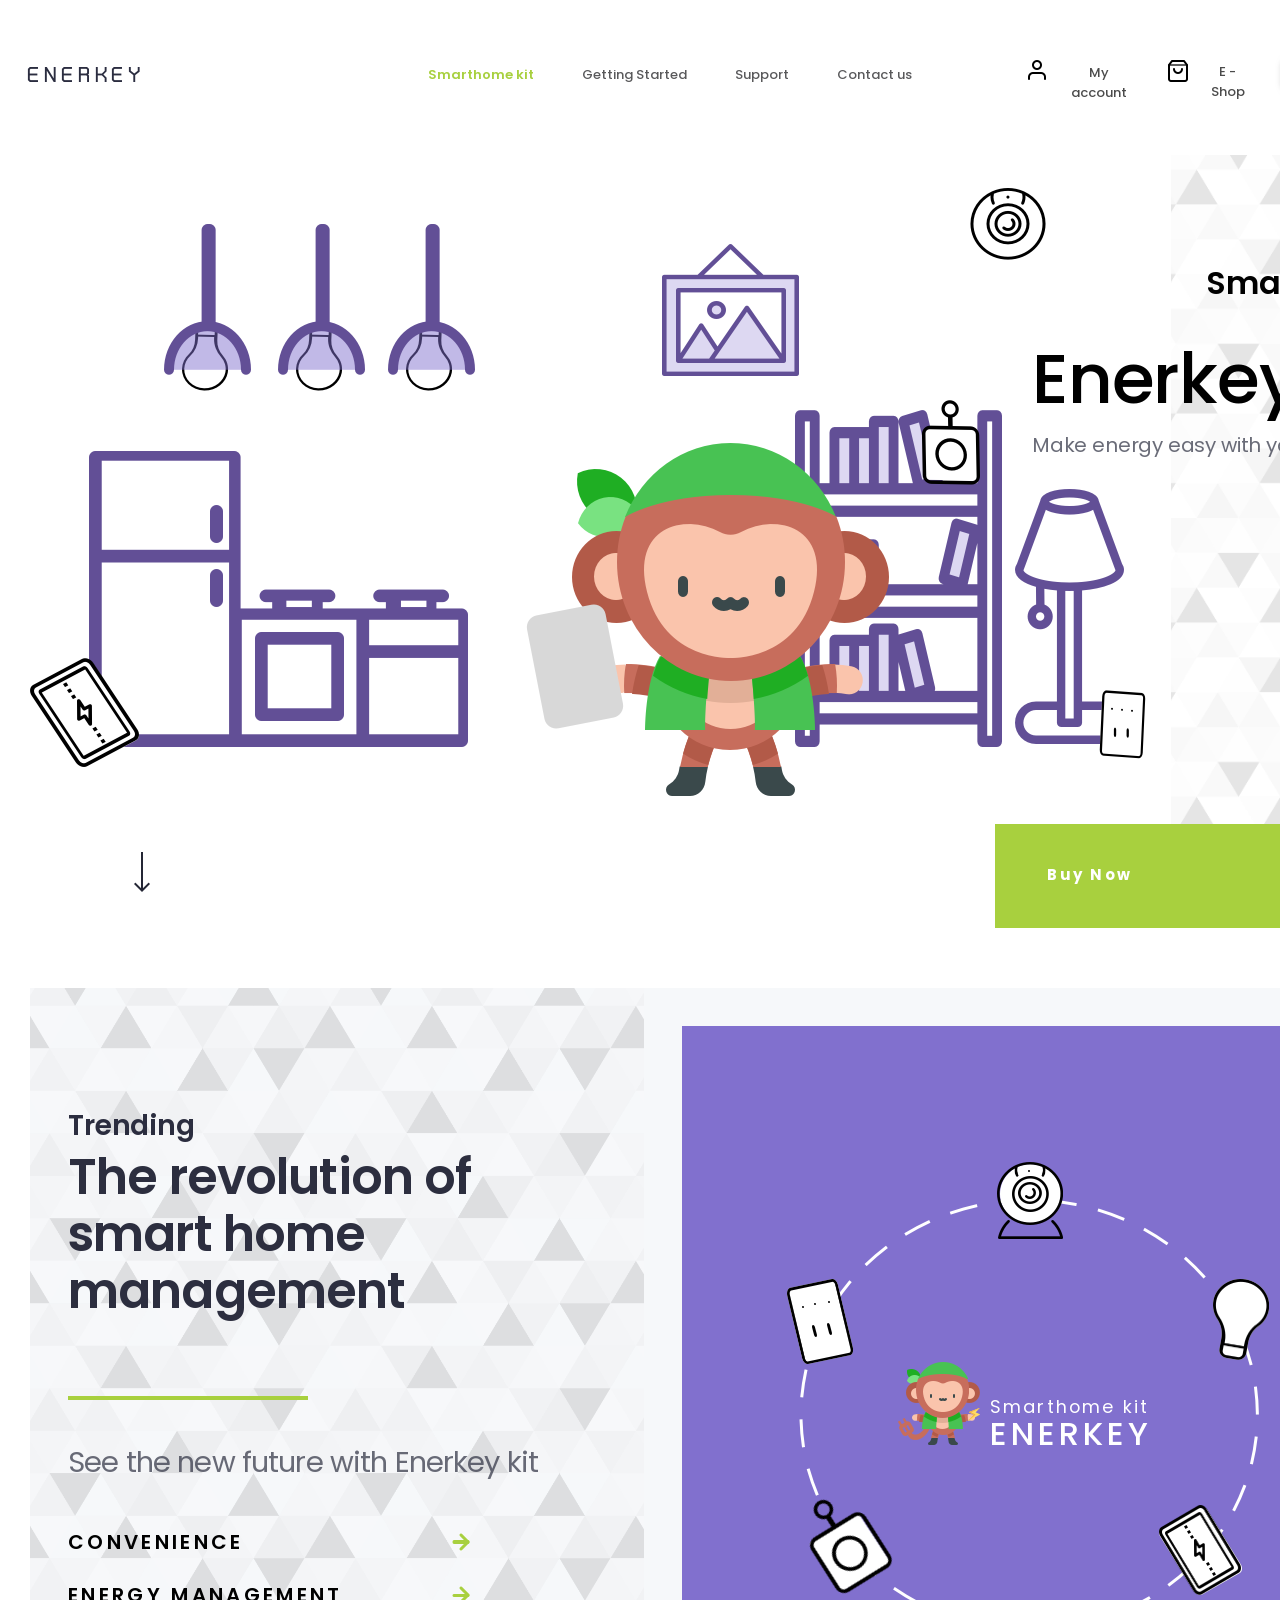
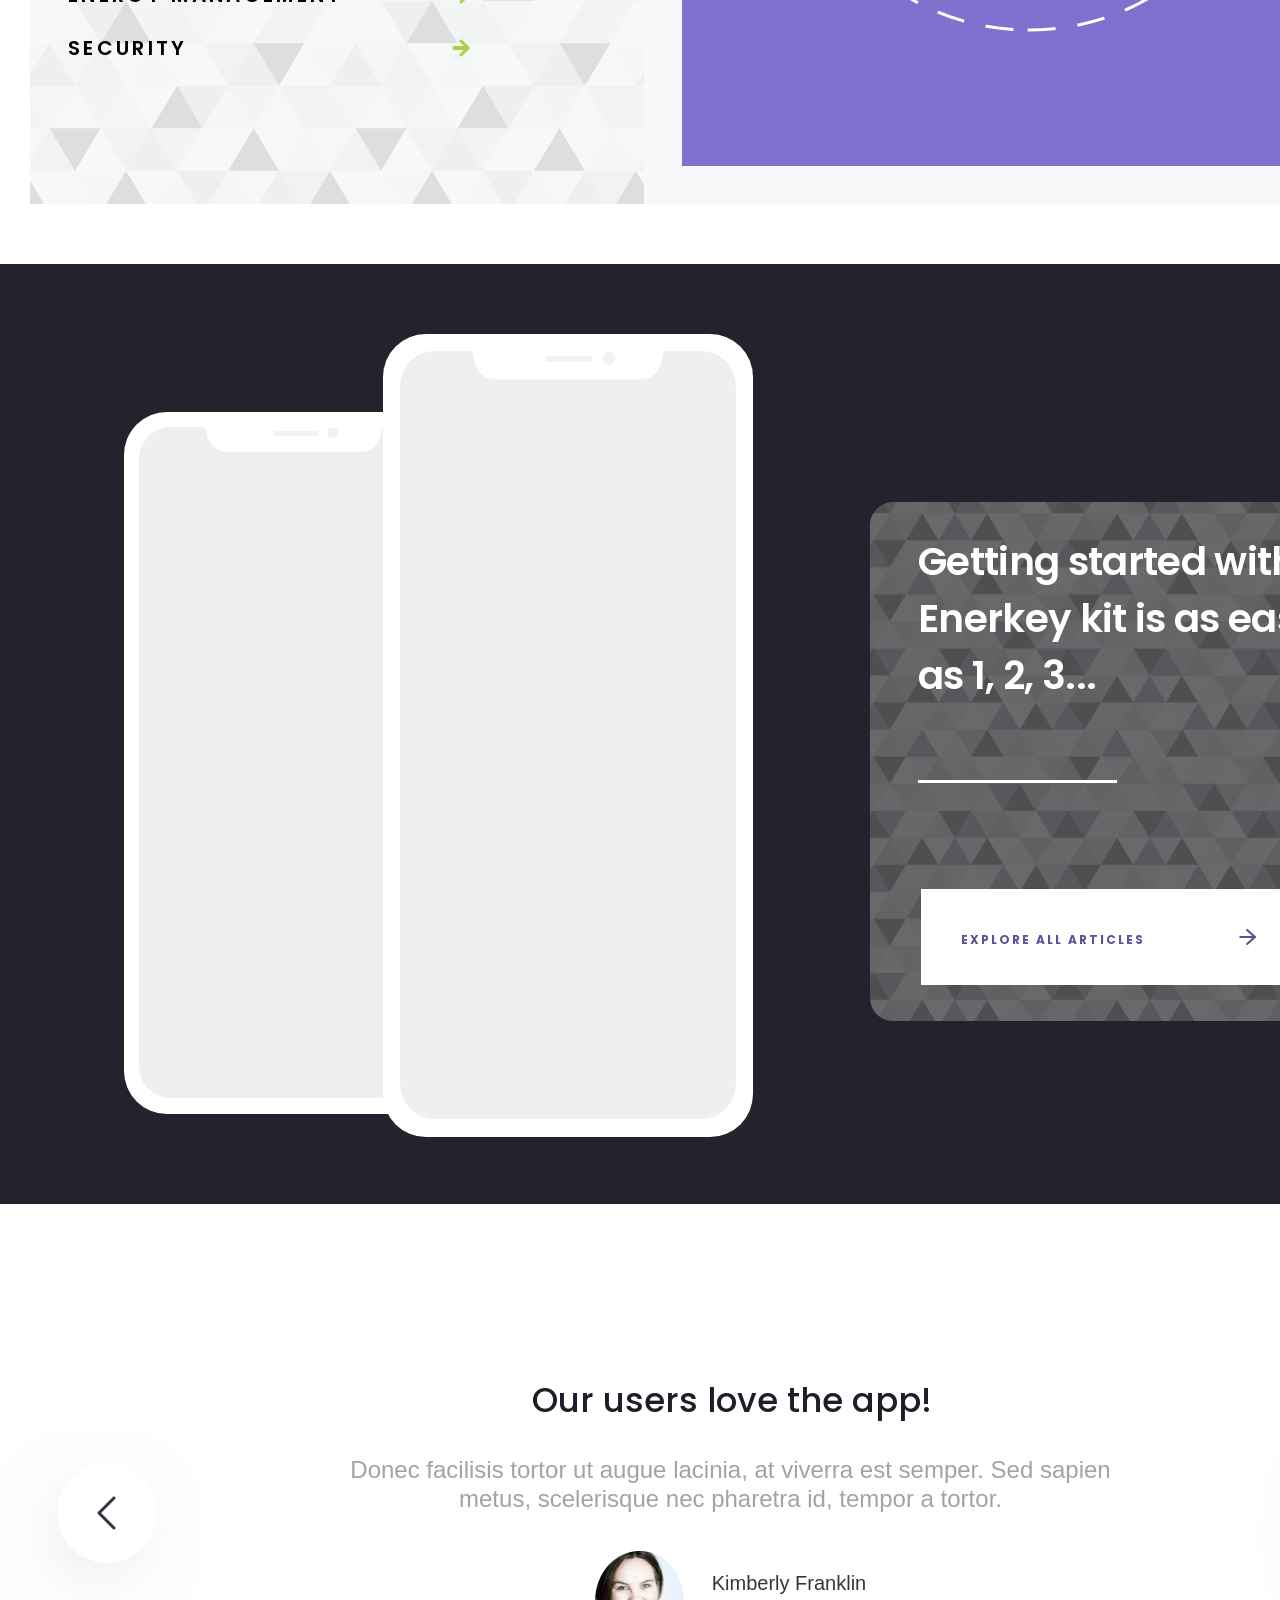
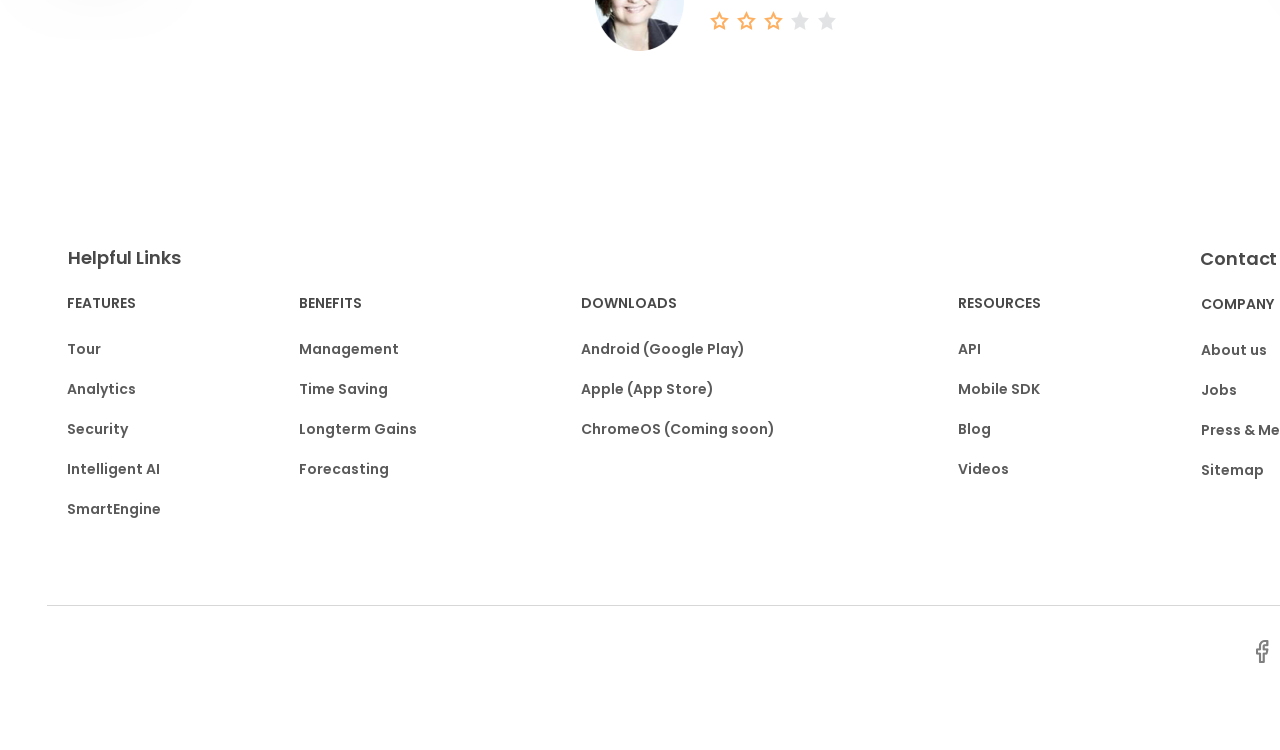
<file: index.html>
<!DOCTYPE html>
<html>
    <head>
        <link href="./img/favicon.png" rel="shortcut icon"/>
        <meta charset="utf-8"/>
        <meta content="width=1440, maximum-scale=1.0" name="viewport"/>
        <link href="./css/home.css" rel="stylesheet" type="text/css"/>
        <meta content="Launchpad by Anima" name="author">
        </meta>
    </head>
    <body style="margin: 0;
 background: rgba(255, 255, 255, 1.0);">
        <input id="anPageName" name="page" type="hidden" value="home"/>
        <div class="home">
            <div style="width: 1440px; height: 100%; position:relative; margin:auto;">
                <div class="group2">
                    <div class="rectangle">
                    </div>
                    <div class="group3">
                        <div class="rectanglecopy3">
                        </div>
                        <img anima-src="./img/home-rectangle-copy-2.png" class="rectangle1" src="[data-uri]"/>
                        <div class="titleanddescription">
                            <div class="stackedgroup">
                                <div class="stackedgroup1">
                                    <div class="gettingstartedwith">
                                        Getting started with Enerkey kit is as easy as 1, 2, 3...
                                    </div>
                                </div>
                                <div class="rectangle2">
                                </div>
                            </div>
                        </div>
                    </div>
                    <div class="button">
                        <div class="rectangle1">
                        </div>
                        <div class="exploreallarticles">
                            EXPLORE ALL ARTICLES
                        </div>
                        <div class="arrowright">
                            <img anima-src="./img/home-path@2x.png" class="path" src="[data-uri]"/>
                            <img anima-src="./img/home-path-1@2x.png" class="path1" src="[data-uri]"/>
                        </div>
                    </div>
                    <div class="group4">
                        <div class="iphonex">
                            <div class="innerframe">
                            </div>
                            <div class="screenhere">
                                <img anima-src="./img/home-screen-here.png" class="screenhere1" src="[data-uri]"/>
                            </div>
                            <img anima-src="./img/home-outline02@2x.png" class="outline02" src="[data-uri]"/>
                            <div class="bar02">
                            </div>
                        </div>
                        <div class="iphonex1">
                            <div class="innerframe">
                            </div>
                            <div class="screenhere">
                                <img anima-src="./img/home-screen-here-1.png" class="screenhere1" src="[data-uri]"/>
                            </div>
                            <img anima-src="./img/home-outline02-1@2x.png" class="outline02" src="[data-uri]"/>
                            <div class="bar02">
                            </div>
                        </div>
                    </div>
                </div>
                <div class="magazine">
                    <div class="rectangle">
                    </div>
                    <img anima-src="./img/home-rectangle-copy-2.png" class="rectangle1" src="[data-uri]"/>
                    <div class="titleanddescription">
                        <div class="stackedgroup">
                            <div class="stackedgroup1">
                                <div class="trending">
                                    Trending
                                </div>
                                <div class="therevolutionofsm">
                                    The revolution of smart home management
                                </div>
                            </div>
                            <div class="rectangle2">
                            </div>
                        </div>
                        <div class="seethenewfuturew">
                            See the new future with Enerkey kit
                        </div>
                    </div>
                    <div class="convenbutton">
                        <div class="convenience">
                            CONVENIENCE
                        </div>
                        <div class="arrowright">
                            <img anima-src="./img/home-path-2@2x.png" class="path" src="[data-uri]"/>
                            <img anima-src="./img/home-path-3@2x.png" class="path1" src="[data-uri]"/>
                        </div>
                    </div>
                    <div class="energybutton">
                        <div class="energymanagement">
                            ENERGY MANAGEMENT
                        </div>
                        <div class="arrowright">
                            <img anima-src="./img/home-path-2@2x.png" class="path" src="[data-uri]"/>
                            <img anima-src="./img/home-path-3@2x.png" class="path1" src="[data-uri]"/>
                        </div>
                    </div>
                    <div class="securitybutton">
                        <div class="security">
                            SECURITY
                        </div>
                        <div class="arrowright">
                            <img anima-src="./img/home-path-2@2x.png" class="path" src="[data-uri]"/>
                            <img anima-src="./img/home-path-3@2x.png" class="path1" src="[data-uri]"/>
                        </div>
                    </div>
                    <div class="group13">
                        <div class="mask">
                        </div>
                    </div>
                    <div class="device">
                        <div class="group14">
                            <div class="enerkey">
                                ENERKEY
                            </div>
                            <div class="smarthomekit">
                                Smarthome kit
                            </div>
                            <div class="monkey">
                                <img anima-src="./img/home-shape@2x.png" class="shape" src="[data-uri]"/>
                                <img anima-src="./img/home-path-8@2x.png" class="path" src="[data-uri]"/>
                                <img anima-src="./img/home-path-9@2x.png" class="path1" src="[data-uri]"/>
                                <img anima-src="./img/home-combined-shape-copy-2@2x.png" class="combinedshapecopy2" src="[data-uri]"/>
                                <img anima-src="./img/home-path-10@2x.png" class="path2" src="[data-uri]"/>
                                <img anima-src="./img/home-path-11@2x.png" class="path3" src="[data-uri]"/>
                                <img anima-src="./img/home-path-12@2x.png" class="path4" src="[data-uri]"/>
                                <img anima-src="./img/home-path-13@2x.png" class="path5" src="[data-uri]"/>
                                <img anima-src="./img/home-path-14@2x.png" class="path6" src="[data-uri]"/>
                                <img anima-src="./img/home-path-15@2x.png" class="path7" src="[data-uri]"/>
                                <img anima-src="./img/home-oval@2x.png" class="oval5" src="[data-uri]"/>
                                <div class="group">
                                    <img anima-src="./img/home-path-16@2x.png" class="path26" src="[data-uri]"/>
                                    <img anima-src="./img/home-path-17@2x.png" class="path110" src="[data-uri]"/>
                                </div>
                                <img anima-src="./img/home-path-18@2x.png" class="path8" src="[data-uri]"/>
                                <img anima-src="./img/home-path-19@2x.png" class="path9" src="[data-uri]"/>
                                <img anima-src="./img/home-path-20@2x.png" class="path10" src="[data-uri]"/>
                                <img anima-src="./img/home-oval-1@2x.png" class="oval1" src="[data-uri]"/>
                                <img anima-src="./img/home-oval-4@2x.png" class="oval2" src="[data-uri]"/>
                                <img anima-src="./img/home-oval-1@2x.png" class="oval3" src="[data-uri]"/>
                                <img anima-src="./img/home-oval-4@2x.png" class="oval4" src="[data-uri]"/>
                                <img anima-src="./img/home-path-21@2x.png" class="path11" src="[data-uri]"/>
                                <img anima-src="./img/home-path-22@2x.png" class="path12" src="[data-uri]"/>
                                <img anima-src="./img/home-path-23@2x.png" class="path13" src="[data-uri]"/>
                                <img anima-src="./img/home-path-24@2x.png" class="path14" src="[data-uri]"/>
                                <img anima-src="./img/home-path-25@2x.png" class="path15" src="[data-uri]"/>
                                <img anima-src="./img/home-path-26@2x.png" class="path16" src="[data-uri]"/>
                                <img anima-src="./img/home-path-27@2x.png" class="path17" src="[data-uri]"/>
                                <img anima-src="./img/home-path-28@2x.png" class="path18" src="[data-uri]"/>
                                <img anima-src="./img/home-path-29@2x.png" class="path19" src="[data-uri]"/>
                                <img anima-src="./img/home-path-30@2x.png" class="path20" src="[data-uri]"/>
                                <img anima-src="./img/home-path-32@2x.png" class="path21" src="[data-uri]"/>
                                <img anima-src="./img/home-path-32@2x.png" class="path22" src="[data-uri]"/>
                                <img anima-src="./img/home-path-33@2x.png" class="path23" src="[data-uri]"/>
                                <img anima-src="./img/home-path-34@2x.png" class="path24" src="[data-uri]"/>
                                <img anima-src="./img/home-path-35@2x.png" class="path25" src="[data-uri]"/>
                            </div>
                        </div>
                        <img anima-src="./img/home-oval-5.png" class="oval" src="[data-uri]"/>
                        <div class="page1">
                            <img anima-src="./img/home-path-36@2x.png" class="path" src="[data-uri]"/>
                            <div class="electricmeter">
                                <img anima-src="./img/home-shape-2@2x.png" class="shape2" src="[data-uri]"/>
                                <img anima-src="./img/home-shape-1@2x.png" class="shape" src="[data-uri]"/>
                                <img anima-src="./img/home-shape-3@2x.png" class="shape1" src="[data-uri]"/>
                                <img anima-src="./img/home-path-37@2x.png" class="path6" src="[data-uri]"/>
                                <img anima-src="./img/home-path-38@2x.png" class="path1" src="[data-uri]"/>
                                <img anima-src="./img/home-path-37@2x.png" class="path2" src="[data-uri]"/>
                                <img anima-src="./img/home-path-40@2x.png" class="path3" src="[data-uri]"/>
                                <img anima-src="./img/home-path-41@2x.png" class="path4" src="[data-uri]"/>
                                <img anima-src="./img/home-path-37@2x.png" class="path5" src="[data-uri]"/>
                            </div>
                        </div>
                        <div class="group17">
                            <img anima-src="./img/home-path-43@2x.png" class="path" src="[data-uri]"/>
                            <img anima-src="./img/home-shape-4@2x.png" class="shape" src="[data-uri]"/>
                            <img anima-src="./img/home-path-44@2x.png" class="path1" src="[data-uri]"/>
                            <img anima-src="./img/home-path-45@2x.png" class="path2" src="[data-uri]"/>
                            <img anima-src="./img/home-path-46@2x.png" class="path3" src="[data-uri]"/>
                            <img anima-src="./img/home-path-47@2x.png" class="path4" src="[data-uri]"/>
                            <img anima-src="./img/home-path-48@2x.png" class="path5" src="[data-uri]"/>
                        </div>
                        <div class="group16">
                            <img anima-src="./img/home-oval-6@2x.png" class="oval1" src="[data-uri]"/>
                            <img anima-src="./img/home-shape-5@2x.png" class="shape" src="[data-uri]"/>
                            <img anima-src="./img/home-shape-6@2x.png" class="shape1" src="[data-uri]"/>
                            <img anima-src="./img/home-path-49@2x.png" class="path" src="[data-uri]"/>
                            <img anima-src="./img/home-shape-7@2x.png" class="shape2" src="[data-uri]"/>
                            <img anima-src="./img/home-path-50@2x.png" class="path1" src="[data-uri]"/>
                            <img anima-src="./img/home-path-51@2x.png" class="path2" src="[data-uri]"/>
                        </div>
                        <div class="page12">
                            <div class="lightbulb1">
                                <div class="page13">
                                    <img anima-src="./img/home-shape1-path@2x.png" class="shape1path" src="[data-uri]"/>
                                    <div class="lightbulb">
                                        <img anima-src="./img/home-shape-3-1@2x.png" class="shape3" src="[data-uri]"/>
                                    </div>
                                </div>
                            </div>
                        </div>
                        <img anima-src="./img/home-group-18@2x.png" class="group18" src="[data-uri]"/>
                    </div>
                </div>
                <div class="heroheader">
                    <div class="group">
                    </div>
                    <img anima-src="./img/home-rectangle-copy-2.png" class="rectanglecopy2" src="[data-uri]"/>
                    <div class="rectanglecopy">
                    </div>
                    <img anima-src="./img/home-group-25.png" class="group25" src="[data-uri]"/>
                    <div class="typography">
                        <div class="enerkeykit">
                            Enerkey kit
                        </div>
                        <div class="newsmarthome">
                            New<br />Smarthome
                        </div>
                    </div>
                    <div class="makeenergyeasywit">
                        <span class="span1">Make energy easy with your smart lif</span><span class="span2">e</span>
                    </div>
                    <div class="button">
                        <div class="rectangle">
                        </div>
                        <div class="buynow">
                            <span class="span1">Buy No</span><span class="span2">w</span>
                        </div>
                        <div class="arrowright">
                            <img anima-src="./img/home-path-52@2x.png" class="path" src="[data-uri]"/>
                            <img anima-src="./img/home-path-53@2x.png" class="path1" src="[data-uri]"/>
                        </div>
                    </div>
                    <div class="navigation">
                        <div class="headerbackground">
                        </div>
                        <div class="menuitems">
                            <div class="smarthomekit">
                                Smarthome kit
                            </div>
                            <div class="gettingstarted">
                                Getting Started
                            </div>
                            <div class="support">
                                Support
                            </div>
                            <div class="contactus">
                                Contact us
                            </div>
                        </div>
                        <div class="logodark">
                            <div class="background">
                            </div>
                            <div class="enerkey">
                                <span class="span1">ENERKE</span><span class="span2">Y</span>
                            </div>
                        </div>
                        <div class="group1">
                            <div class="shoppingbag">
                                <div class="shoppingicon">
                                    <img anima-src="./img/home-path-54@2x.png" class="path" src="[data-uri]"/>
                                    <img anima-src="./img/home-path-55@2x.png" class="path1" src="[data-uri]"/>
                                    <img anima-src="./img/home-path-56@2x.png" class="path2" src="[data-uri]"/>
                                </div>
                                <div class="eshop">
                                    E - Shop
                                </div>
                            </div>
                            <div class="user">
                                <img anima-src="./img/home-path-57@2x.png" class="path" src="[data-uri]"/>
                                <img anima-src="./img/home-oval-7@2x.png" class="oval" src="[data-uri]"/>
                                <div class="myaccount">
                                    My account
                                </div>
                            </div>
                            <div class="loginsignupbutton">
                                <img anima-src="./img/home-rectangle-2@2x.png" class="rectangle" src="[data-uri]"/>
                                <div class="login">
                                    Login
                                </div>
                            </div>
                        </div>
                    </div>
                    <img anima-src="./img/home-icon@2x.png" class="icon" src="[data-uri]"/>
                </div>
                <div class="group23">
                    <div class="group22">
                        <div class="ouruserslovethea">
                            Our users love the app!
                        </div>
                        <div class="group19">
                            <div class="donecfacilisistort">
                                Donec facilisis tortor ut augue lacinia, at viverra est semper. Sed sapien metus, scelerisque nec pharetra id, tempor a tortor.
                            </div>
                        </div>
                        <div class="group21">
                            <div class="group20">
                                <div class="kimberlyfranklin">
                                    Kimberly Franklin
                                </div>
                                <div class="group18">
                                    <div class="star">
                                        <img anima-src="./img/home-shape-9@2x.png" class="shape" src="[data-uri]"/>
                                    </div>
                                    <div class="star1">
                                        <img anima-src="./img/home-shape-9@2x.png" class="shape" src="[data-uri]"/>
                                    </div>
                                    <div class="star2">
                                        <img anima-src="./img/home-shape-9@2x.png" class="shape" src="[data-uri]"/>
                                    </div>
                                    <div class="star3">
                                        <img anima-src="./img/home-shape-12@2x.png" class="shape" src="[data-uri]"/>
                                    </div>
                                    <div class="star4">
                                        <img anima-src="./img/home-shape-12@2x.png" class="shape" src="[data-uri]"/>
                                    </div>
                                </div>
                            </div>
                            <img anima-src="./img/home-oval-3-1@2x.png" class="oval3" src="[data-uri]"/>
                        </div>
                    </div>
                    <div class="group11">
                        <img anima-src="./img/home-oval-8@2x.png" class="oval" src="[data-uri]"/>
                        <div class="chevronright">
                            <img anima-src="./img/home-shape-13@2x.png" class="shape" src="[data-uri]"/>
                        </div>
                    </div>
                    <img anima-src="./img/home-group-11@2x.png" class="group111" src="[data-uri]"/>
                </div>
                <div class="foot">
                    <div class="background">
                    </div>
                    <div class="group27">
                        <img anima-src="./img/home-rectangle-7.png" class="rectangle7" src="[data-uri]"/>
                        <div class="contactinfo">
                            Contact Info
                        </div>
                        <div class="group38">
                            <div class="group37">
                                <div class="features">
                                    FEATURES
                                </div>
                                <div class="touranalyticssecur">
                                    Tour<br /><br />Analytics<br /><br />Security<br /><br />Intelligent AI<br /><br />SmartEngine
                                </div>
                            </div>
                            <div class="group371">
                                <div class="benefits">
                                    BENEFITS
                                </div>
                                <div class="managementtimesavi">
                                    Management<br /><br />Time Saving<br /><br />Longterm Gains<br /><br />Forecasting
                                </div>
                            </div>
                            <div class="group372">
                                <div class="downloads">
                                    DOWNLOADS
                                </div>
                                <div class="androidgoogleplay">
                                    Android (Google Play)<br /><br />Apple (App Store)<br /><br />ChromeOS (Coming soon)
                                </div>
                            </div>
                            <div class="group373">
                                <div class="resources">
                                    RESOURCES
                                </div>
                                <div class="apimobilesdkblog">
                                    API<br /><br />Mobile SDK<br /><br />Blog<br /><br />Videos
                                </div>
                            </div>
                            <div class="group374">
                                <div class="company">
                                    COMPANY
                                </div>
                                <div class="aboutusjobspress">
                                    About us<br /><br />Jobs<br /><br />Press &amp; Media<br /><br />Sitemap
                                </div>
                            </div>
                        </div>
                    </div>
                    <div class="helpfullinks">
                        Helpful Links
                    </div>
                    <div class="group28">
                        <div class="group231">
                            <div class="rectangle2">
                                <img anima-src="./img/home-mask.png" class="mask" src="[data-uri]"/>
                                <img anima-src="./img/home-rectangle-2-1.png" class="rectangle21" src="[data-uri]"/>
                            </div>
                            <div class="group26">
                                <div class="group25">
                                    <div class="group24">
                                        <div class="group29">
                                            <div class="group3">
                                                <img anima-src="./img/home-group-3@2x.png" class="group31" src="[data-uri]"/>
                                            </div>
                                            <div class="group6">
                                                <img anima-src="./img/home-group-6@2x.png" class="group61" src="[data-uri]"/>
                                            </div>
                                            <img anima-src="./img/home-fill-7@2x.png" class="fill7" src="[data-uri]"/>
                                            <img anima-src="./img/home-stroke-9@2x.png" class="stroke9" src="[data-uri]"/>
                                            <img anima-src="./img/home-fill-11@2x.png" class="fill11" src="[data-uri]"/>
                                            <img anima-src="./img/home-stroke-13@2x.png" class="stroke13" src="[data-uri]"/>
                                            <img anima-src="./img/home-fill-22@2x.png" class="fill15" src="[data-uri]"/>
                                            <img anima-src="./img/home-stroke-23@2x.png" class="stroke17" src="[data-uri]"/>
                                            <img anima-src="./img/home-fill-19@2x.png" class="fill19" src="[data-uri]"/>
                                            <img anima-src="./img/home-stroke-21@2x.png" class="stroke21" src="[data-uri]"/>
                                            <img anima-src="./img/home-fill-22@2x.png" class="fill22" src="[data-uri]"/>
                                            <img anima-src="./img/home-stroke-23@2x.png" class="stroke23" src="[data-uri]"/>
                                            <img anima-src="./img/home-fill-24@2x.png" class="fill24" src="[data-uri]"/>
                                            <img anima-src="./img/home-stroke-25@2x.png" class="stroke25" src="[data-uri]"/>
                                            <img anima-src="./img/home-fill-26@2x.png" class="fill26" src="[data-uri]"/>
                                            <img anima-src="./img/home-stroke-27@2x.png" class="stroke27" src="[data-uri]"/>
                                            <img anima-src="./img/home-fill-28@2x.png" class="fill28" src="[data-uri]"/>
                                        </div>
                                        <div class="group32">
                                            <img anima-src="./img/home-group-32@2x.png" class="group321" src="[data-uri]"/>
                                        </div>
                                        <div class="group35">
                                            <img anima-src="./img/home-group-35@2x.png" class="group351" src="[data-uri]"/>
                                        </div>
                                        <div class="group38">
                                            <img anima-src="./img/home-group-38@2x.png" class="group381" src="[data-uri]"/>
                                        </div>
                                        <div class="group41">
                                            <img anima-src="./img/home-group-41@2x.png" class="group411" src="[data-uri]"/>
                                        </div>
                                        <div class="group50">
                                            <img anima-src="./img/home-fill-42@2x.png" class="fill42" src="[data-uri]"/>
                                            <img anima-src="./img/home-fill-44@2x.png" class="fill44" src="[data-uri]"/>
                                            <img anima-src="./img/home-fill-46@2x.png" class="fill46" src="[data-uri]"/>
                                            <img anima-src="./img/home-fill-48@2x.png" class="fill48" src="[data-uri]"/>
                                        </div>
                                    </div>
                                    <div class="downloadontheappstorebadgeusukrgbblk092917">
                                        <div class="group">
                                            <div class="group3">
                                                <img anima-src="./img/home-shape-14@2x.png" class="shape" src="[data-uri]"/>
                                            </div>
                                            <div class="group1">
                                                <div class="group21">
                                                    <div class="group31">
                                                        <img anima-src="./img/home-path-58@2x.png" class="path" src="[data-uri]"/>
                                                        <img anima-src="./img/home-path2@2x.png" class="path2" src="[data-uri]"/>
                                                    </div>
                                                </div>
                                                <div class="group5">
                                                    <img anima-src="./img/home-shape-15@2x.png" class="shape" src="[data-uri]"/>
                                                    <img anima-src="./img/home-shape-16@2x.png" class="shape1" src="[data-uri]"/>
                                                    <img anima-src="./img/home-shape-17@2x.png" class="shape2" src="[data-uri]"/>
                                                    <img anima-src="./img/home-shape-18@2x.png" class="shape3" src="[data-uri]"/>
                                                    <img anima-src="./img/home-shape-19@2x.png" class="shape4" src="[data-uri]"/>
                                                    <img anima-src="./img/home-shape-20@2x.png" class="shape5" src="[data-uri]"/>
                                                    <img anima-src="./img/home-shape-21@2x.png" class="shape6" src="[data-uri]"/>
                                                    <img anima-src="./img/home-shape-22@2x.png" class="shape7" src="[data-uri]"/>
                                                </div>
                                            </div>
                                        </div>
                                        <div class="group4">
                                            <div class="group1">
                                                <img anima-src="./img/home-shape-23@2x.png" class="shape" src="[data-uri]"/>
                                                <img anima-src="./img/home-shape-24@2x.png" class="shape1" src="[data-uri]"/>
                                                <img anima-src="./img/home-shape-25@2x.png" class="shape2" src="[data-uri]"/>
                                                <img anima-src="./img/home-shape-32@2x.png" class="shape3" src="[data-uri]"/>
                                                <img anima-src="./img/home-shape-27@2x.png" class="shape4" src="[data-uri]"/>
                                                <img anima-src="./img/home-shape-28@2x.png" class="shape5" src="[data-uri]"/>
                                                <img anima-src="./img/home-shape-29@2x.png" class="shape6" src="[data-uri]"/>
                                                <img anima-src="./img/home-shape-30@2x.png" class="shape7" src="[data-uri]"/>
                                                <img anima-src="./img/home-shape-24@2x.png" class="shape8" src="[data-uri]"/>
                                                <img anima-src="./img/home-shape-32@2x.png" class="shape9" src="[data-uri]"/>
                                                <img anima-src="./img/home-shape-33@2x.png" class="shape10" src="[data-uri]"/>
                                                <img anima-src="./img/home-shape-34@2x.png" class="shape11" src="[data-uri]"/>
                                                <img anima-src="./img/home-shape-35@2x.png" class="shape12" src="[data-uri]"/>
                                            </div>
                                        </div>
                                    </div>
                                </div>
                                <div class="getstartedwiththe">
                                    Get started with the mobile app!
                                </div>
                                <div class="donecfacilisistort">
                                    Donec facilisis tortor ut augue lacinia, at viverra est semper. Sed sapien metus, scelerisque nec pharetra id, tempor a tortor.
                                </div>
                            </div>
                        </div>
                    </div>
                    <div class="group21copy">
                        <div class="group20">
                            <div class="rectangle1">
                            </div>
                            <div class="group19">
                                <div class="facebook">
                                    <img anima-src="./img/home-path-59@2x.png" class="path" src="[data-uri]"/>
                                </div>
                                <div class="twitter">
                                    <img anima-src="./img/home-path-60@2x.png" class="path" src="[data-uri]"/>
                                </div>
                                <div class="instagram">
                                    <div class="rectangle2">
                                    </div>
                                    <img anima-src="./img/home-path-61@2x.png" class="path" src="[data-uri]"/>
                                    <img anima-src="./img/home-path-62@2x.png" class="path1" src="[data-uri]"/>
                                </div>
                            </div>
                        </div>
                        <div class="rectangle">
                        </div>
                    </div>
                </div>
            </div>
        </div>
        <!-- Scripts -->
        <script>
            anima_isHidden = function(e) {
                if (!(e instanceof HTMLElement)) return !1;
                if (getComputedStyle(e).display == "none") return !0; else if (e.parentNode && anima_isHidden(e.parentNode)) return !0;
                return !1;
            };
            anima_loadAsyncSrcForTag = function(tag) {
                var elements = document.getElementsByTagName(tag);
                var toLoad = [];
                for (var i = 0; i < elements.length; i++) {
                    var e = elements[i];
                    var src = e.getAttribute("src");
                    var loaded = (src != undefined && src.length > 0 && src != '[data-uri]');
                    if (loaded) continue;
                    var asyncSrc = e.getAttribute("anima-src");
                    if (asyncSrc == undefined || asyncSrc.length == 0) continue;
                    if (anima_isHidden(e)) continue;
                    toLoad.push(e);
                }
                toLoad.sort(function(a, b) {
                    return anima_getTop(a) - anima_getTop(b);
                });
                for (var i = 0; i < toLoad.length; i++) {
                    var e = toLoad[i];
                    var asyncSrc = e.getAttribute("anima-src");
                    e.setAttribute("src", asyncSrc);
                }
            };
            anima_pauseHiddenVideos = function(tag) {
                var elements = document.getElementsByTagName("video");
                for (var i = 0; i < elements.length; i++) {
                    var e = elements[i];
                    var isPlaying = !!(e.currentTime > 0 && !e.paused && !e.ended && e.readyState > 2);
                    var isHidden = anima_isHidden(e);
                    if (!isPlaying && !isHidden && e.getAttribute("autoplay") == "autoplay") {
                        e.play();
                    } else if (isPlaying && isHidden) {
                        e.pause();
                    }
                }
            };
            anima_loadAsyncSrc = function(tag) {
                anima_loadAsyncSrcForTag("img");
                anima_loadAsyncSrcForTag("iframe");
                anima_loadAsyncSrcForTag("video");
                anima_pauseHiddenVideos();
            };
            var anima_getTop = function(e) {
                var top = 0;
                do {
                    top += e.offsetTop || 0;
                    e = e.offsetParent;
                } while (e);
                return top;
            };
            anima_loadAsyncSrc();
            anima_old_onResize = window.onresize;
            anima_new_onResize = undefined;
            anima_updateOnResize = function() {
                if (anima_new_onResize == undefined || window.onresize != anima_new_onResize) {
                    anima_new_onResize = function(x) {
                        if (anima_old_onResize != undefined) anima_old_onResize(x);
                        anima_loadAsyncSrc();
                    };
                    window.onresize = anima_new_onResize;
                    setTimeout(function() {
                        anima_updateOnResize();
                    }, 3000);
                }
            };
            anima_updateOnResize();
            setTimeout(function() {
                anima_loadAsyncSrc();
            }, 200);
        </script>
        <!-- End of Scripts -->
    </body>
</html>
</file>
<file: css/home.css>
@import url('https://fonts.googleapis.com/css?family=Poppins:600,700,400,500');

@font-face {
                          font-family: "THChakraPetch-Bold";
                          src: url('../fonts/TH Chakra Petch Bold.ttf') format("truetype");
                        }
                        
.home {
  width               : 100%;
  min-width           : 1440px;
  height              : 100vh;
  min-height          : 3950px;
  position            : relative;
  overflow            : hidden;
  margin              : 0px;
  -webkit-font-smoothing: antialiased;
  -moz-osx-font-smoothing: grayscale;
  background-color    : rgba(255, 255, 255, 1.0);
}
a {
  text-decoration     : none;
}
div {
  -webkit-text-size-adjust: none;
}
.anima-full-width-a {
  width               : 100%;
}
.anima-full-height-a {
  height              : 100%;
}
div {
  -webkit-text-size-adjust: none;
}
.home .group2 {
  background-color    : rgba(255,255,255,0.0);
  top                 : 1864px;
  height              : 940px;
  width               : 1440px;
  position            : absolute;
  margin              : 0;
  left                : 0px;
  -ms-transform       : rotate(0deg); /* IE 9 */
  -webkit-transform   : rotate(0deg); /* Chrome, Safari, Opera */
  transform           : rotate(0deg);
}
.home .group2 .rectangle {
  background-color    : rgba(36, 34, 45, 1.0);
  top                 : 0px;
  height              : 940px;
  width               : 1440px;
  position            : absolute;
  margin              : 0;
  left                : 0px;
  -ms-transform       : rotate(0deg); /* IE 9 */
  -webkit-transform   : rotate(0deg); /* Chrome, Safari, Opera */
  transform           : rotate(0deg);
}
.home .group2 .group3 {
  background-color    : rgba(255,255,255,0.0);
  top                 : 238px;
  height              : 519px;
  width               : 503px;
  position            : absolute;
  margin              : 0;
  left                : 870px;
  -ms-transform       : rotate(0deg); /* IE 9 */
  -webkit-transform   : rotate(0deg); /* Chrome, Safari, Opera */
  transform           : rotate(0deg);
}
.home .group2 .group3 .rectanglecopy3 {
  background-color    : rgba(118, 118, 118, 1.0);
  top                 : 0px;
  height              : 519px;
  width               : 503px;
  position            : absolute;
  margin              : 0;
  left                : 0px;
  border-radius       : 23px;
  -ms-transform       : rotate(0deg); /* IE 9 */
  -webkit-transform   : rotate(0deg); /* Chrome, Safari, Opera */
  transform           : rotate(0deg);
  opacity             : 0.64;
}
.home .group2 .group3 .rectangle1 {
  background-color    : rgba(255,255,255,0.0);
  top                 : 0px;
  height              : 519px;
  width               : 503px;
  position            : absolute;
  margin              : 0;
  left                : 0px;
  border-radius       : 23px;
  -ms-transform       : rotate(0deg); /* IE 9 */
  -webkit-transform   : rotate(0deg); /* Chrome, Safari, Opera */
  transform           : rotate(0deg);
  object-fit          : cover;
}
.home .group2 .group3 .titleanddescription {
  display             : flex;
  justify-content     : flex-start;
  flex-direction      : column;
  align-items         : flex-start;
  background-color    : rgba(255,255,255,0.0);
  top                 : 31px;
  height              : auto;
  width               : 424px;
  position            : absolute;
  margin              : 0;
  left                : 48px;
  -ms-transform       : rotate(0deg); /* IE 9 */
  -webkit-transform   : rotate(0deg); /* Chrome, Safari, Opera */
  transform           : rotate(0deg);
}
.home .group2 .group3 .titleanddescription .stackedgroup {
  display             : flex;
  justify-content     : flex-start;
  flex-direction      : column;
  align-items         : flex-start;
  background-color    : rgba(255,255,255,0.0);
  position            : relative;
  height              : auto;
  margin              : 0;
  width               : 424px;
  -ms-transform       : rotate(0deg); /* IE 9 */
  -webkit-transform   : rotate(0deg); /* Chrome, Safari, Opera */
  transform           : rotate(0deg);
}
.home .group2 .group3 .titleanddescription .stackedgroup .stackedgroup1 {
  display             : flex;
  justify-content     : flex-start;
  flex-direction      : column;
  align-items         : flex-start;
  background-color    : rgba(255,255,255,0.0);
  position            : relative;
  height              : auto;
  margin              : 0;
  width               : 424px;
  -ms-transform       : rotate(0deg); /* IE 9 */
  -webkit-transform   : rotate(0deg); /* Chrome, Safari, Opera */
  transform           : rotate(0deg);
}
.home .group2 .group3 .titleanddescription .stackedgroup .stackedgroup1 .gettingstartedwith {
  background-color    : rgba(255,255,255,0.0);
  position            : relative;
  height              : auto;
  margin              : 0;
  width               : 423px;
  -ms-transform       : rotate(0deg); /* IE 9 */
  -webkit-transform   : rotate(0deg); /* Chrome, Safari, Opera */
  transform           : rotate(0deg);
  font-family         : "Poppins", Helvetica, Arial, serif;
  font-weight         : 600;
  font-style          : normal;
  font-size           : 39.0px;
  color               : rgba(255, 255, 255, 1.0);
  text-align          : left;
  letter-spacing      : -0.67px;
  line-height         : 57.0px;
}
.home .group2 .group3 .titleanddescription .stackedgroup .rectangle2 {
  background-color    : rgba(255, 255, 255, 1.0);
  position            : relative;
  height              : 3px;
  margin              : 76px 0 0 0;
  width               : 199px;
  -ms-transform       : rotate(0deg); /* IE 9 */
  -webkit-transform   : rotate(0deg); /* Chrome, Safari, Opera */
  transform           : rotate(0deg);
}
.home .group2 .button {
  background-color    : rgba(255,255,255,0.0);
  top                 : 625px;
  height              : 96px;
  width               : 374px;
  position            : absolute;
  margin              : 0;
  left                : 921px;
  -ms-transform       : rotate(0deg); /* IE 9 */
  -webkit-transform   : rotate(0deg); /* Chrome, Safari, Opera */
  transform           : rotate(0deg);
}
.home .group2 .button .rectangle1 {
  background-color    : rgba(255, 255, 255, 1.0);
  top                 : 0px;
  height              : 96px;
  width               : 374px;
  position            : absolute;
  margin              : 0;
  left                : 0px;
  -ms-transform       : rotate(0deg); /* IE 9 */
  -webkit-transform   : rotate(0deg); /* Chrome, Safari, Opera */
  transform           : rotate(0deg);
}
.home .group2 .button .exploreallarticles {
  background-color    : rgba(255,255,255,0.0);
  top                 : 42px;
  height              : auto;
  width               : auto;
  position            : absolute;
  margin              : 0;
  left                : 40px;
  -ms-transform       : rotate(0deg); /* IE 9 */
  -webkit-transform   : rotate(0deg); /* Chrome, Safari, Opera */
  transform           : rotate(0deg);
  font-family         : "Poppins", Helvetica, Arial, serif;
  font-weight         : 700;
  font-style          : normal;
  font-size           : 12.0px;
  color               : rgba(98, 79, 150, 1.0);
  text-align          : left;
  letter-spacing      : 2.0px;
  line-height         : 18.0px;
}
.home .group2 .button .arrowright {
  background-color    : rgba(255,255,255,0.0);
  top                 : 40px;
  height              : 16px;
  width               : 17px;
  position            : absolute;
  margin              : 0;
  left                : 318px;
  -ms-transform       : rotate(0deg); /* IE 9 */
  -webkit-transform   : rotate(0deg); /* Chrome, Safari, Opera */
  transform           : rotate(0deg);
}
.home .group2 .button .arrowright .path {
  background-color    : rgba(255,255,255,0.0);
  top                 : 7px;
  height              : 2px;
  width               : 17px;
  position            : absolute;
  margin              : 0;
  left                : 0px;
  -ms-transform       : rotate(0deg); /* IE 9 */
  -webkit-transform   : rotate(0deg); /* Chrome, Safari, Opera */
  transform           : rotate(0deg);
}
.home .group2 .button .arrowright .path1 {
  background-color    : rgba(255,255,255,0.0);
  top                 : 0px;
  height              : 16px;
  width               : 10px;
  position            : absolute;
  margin              : 0;
  left                : 7px;
  -ms-transform       : rotate(0deg); /* IE 9 */
  -webkit-transform   : rotate(0deg); /* Chrome, Safari, Opera */
  transform           : rotate(0deg);
}
.home .group2 .group4 {
  background-color    : rgba(255,255,255,0.0);
  top                 : 54px;
  height              : 865px;
  width               : 691px;
  position            : absolute;
  margin              : 0;
  left                : 93px;
  -ms-transform       : rotate(0deg); /* IE 9 */
  -webkit-transform   : rotate(0deg); /* Chrome, Safari, Opera */
  transform           : rotate(0deg);
}
.home .group2 .group4 .iphonex {
  background-color    : rgba(255,255,255,0.0);
  top                 : 94px;
  height              : 702px;
  width               : 341px;
  position            : absolute;
  margin              : 0;
  left                : 31px;
  -ms-transform       : rotate(0deg); /* IE 9 */
  -webkit-transform   : rotate(0deg); /* Chrome, Safari, Opera */
  transform           : rotate(0deg);
}
.home .group2 .group4 .iphonex .innerframe {
  background-color    : rgba(255, 255, 255, 1.0);
  top                 : 0px;
  height              : 702px;
  width               : 341px;
  position            : absolute;
  margin              : 0;
  left                : 0px;
  border-radius       : 43px;
  -ms-transform       : rotate(0deg); /* IE 9 */
  -webkit-transform   : rotate(0deg); /* Chrome, Safari, Opera */
  transform           : rotate(0deg);
}
.home .group2 .group4 .iphonex .screenhere {
  background-color    : rgba(255,255,255,0.0);
  top                 : 15px;
  height              : 672px;
  width               : 311px;
  position            : absolute;
  margin              : 0;
  left                : 15px;
  -ms-transform       : rotate(0deg); /* IE 9 */
  -webkit-transform   : rotate(0deg); /* Chrome, Safari, Opera */
  transform           : rotate(0deg);
}
.home .group2 .group4 .iphonex .screenhere .screenhere1 {
  background-color    : rgba(255,255,255,0.0);
  top                 : 0px;
  height              : 672px;
  width               : 311px;
  position            : relative;
  margin              : 0;
  left                : 0px;
  -ms-transform       : rotate(0deg); /* IE 9 */
  -webkit-transform   : rotate(0deg); /* Chrome, Safari, Opera */
  transform           : rotate(0deg);
}
.home .group2 .group4 .iphonex .outline02 {
  background-color    : rgba(255,255,255,0.0);
  top                 : 15px;
  height              : 11px;
  width               : 11px;
  position            : absolute;
  margin              : 0;
  left                : 203px;
  -ms-transform       : rotate(0deg); /* IE 9 */
  -webkit-transform   : rotate(0deg); /* Chrome, Safari, Opera */
  transform           : rotate(0deg);
}
.home .group2 .group4 .iphonex .bar02 {
  background-color    : rgba(242, 242, 242, 1.0);
  top                 : 19px;
  height              : 5px;
  width               : 45px;
  position            : absolute;
  margin              : 0;
  left                : 149px;
  border-radius       : 2px;
  -ms-transform       : rotate(0deg); /* IE 9 */
  -webkit-transform   : rotate(0deg); /* Chrome, Safari, Opera */
  transform           : rotate(0deg);
}
.home .group2 .group4 .iphonex1 {
  background-color    : rgba(255,255,255,0.0);
  top                 : 16px;
  height              : 803px;
  width               : 370px;
  position            : absolute;
  margin              : 0;
  left                : 290px;
  -ms-transform       : rotate(0deg); /* IE 9 */
  -webkit-transform   : rotate(0deg); /* Chrome, Safari, Opera */
  transform           : rotate(0deg);
}
.home .group2 .group4 .iphonex1 .innerframe {
  background-color    : rgba(255, 255, 255, 1.0);
  top                 : 0px;
  height              : 803px;
  width               : 370px;
  position            : absolute;
  margin              : 0;
  left                : 0px;
  border-radius       : 43px;
  -ms-transform       : rotate(0deg); /* IE 9 */
  -webkit-transform   : rotate(0deg); /* Chrome, Safari, Opera */
  transform           : rotate(0deg);
}
.home .group2 .group4 .iphonex1 .screenhere {
  background-color    : rgba(255,255,255,0.0);
  top                 : 17px;
  height              : 768px;
  width               : 336px;
  position            : absolute;
  margin              : 0;
  left                : 17px;
  -ms-transform       : rotate(0deg); /* IE 9 */
  -webkit-transform   : rotate(0deg); /* Chrome, Safari, Opera */
  transform           : rotate(0deg);
}
.home .group2 .group4 .iphonex1 .screenhere .screenhere1 {
  background-color    : rgba(255,255,255,0.0);
  top                 : 0px;
  height              : 768px;
  width               : 336px;
  position            : relative;
  margin              : 0;
  left                : 0px;
  -ms-transform       : rotate(0deg); /* IE 9 */
  -webkit-transform   : rotate(0deg); /* Chrome, Safari, Opera */
  transform           : rotate(0deg);
}
.home .group2 .group4 .iphonex1 .outline02 {
  background-color    : rgba(255,255,255,0.0);
  top                 : 18px;
  height              : 13px;
  width               : 12px;
  position            : absolute;
  margin              : 0;
  left                : 220px;
  -ms-transform       : rotate(0deg); /* IE 9 */
  -webkit-transform   : rotate(0deg); /* Chrome, Safari, Opera */
  transform           : rotate(0deg);
}
.home .group2 .group4 .iphonex1 .bar02 {
  background-color    : rgba(242, 242, 242, 1.0);
  top                 : 22px;
  height              : 6px;
  width               : 48px;
  position            : absolute;
  margin              : 0;
  left                : 162px;
  border-radius       : 3px;
  -ms-transform       : rotate(0deg); /* IE 9 */
  -webkit-transform   : rotate(0deg); /* Chrome, Safari, Opera */
  transform           : rotate(0deg);
}
.home .magazine {
  background-color    : rgba(255,255,255,0.0);
  top                 : 988px;
  height              : 816px;
  width               : 1380px;
  position            : absolute;
  margin              : 0;
  left                : 30px;
  -ms-transform       : rotate(0deg); /* IE 9 */
  -webkit-transform   : rotate(0deg); /* Chrome, Safari, Opera */
  transform           : rotate(0deg);
}
.home .magazine .rectangle {
  background-color    : rgba(246, 248, 250, 1.0);
  top                 : 0px;
  height              : 816px;
  width               : 1380px;
  position            : absolute;
  margin              : 0;
  left                : 0px;
  -ms-transform       : rotate(0deg); /* IE 9 */
  -webkit-transform   : rotate(0deg); /* Chrome, Safari, Opera */
  transform           : rotate(0deg);
}
.home .magazine .rectangle1 {
  background-color    : rgba(255,255,255,0.0);
  top                 : 0px;
  height              : 816px;
  width               : 614px;
  position            : absolute;
  margin              : 0;
  left                : 0px;
  -ms-transform       : rotate(0deg); /* IE 9 */
  -webkit-transform   : rotate(0deg); /* Chrome, Safari, Opera */
  transform           : rotate(0deg);
  object-fit          : cover;
}
.home .magazine .titleanddescription {
  display             : flex;
  justify-content     : flex-start;
  flex-direction      : column;
  align-items         : flex-start;
  background-color    : rgba(255,255,255,0.0);
  top                 : 117px;
  height              : auto;
  width               : 539px;
  position            : absolute;
  margin              : 0;
  left                : 38px;
  -ms-transform       : rotate(0deg); /* IE 9 */
  -webkit-transform   : rotate(0deg); /* Chrome, Safari, Opera */
  transform           : rotate(0deg);
}
.home .magazine .titleanddescription .stackedgroup {
  display             : flex;
  justify-content     : flex-start;
  flex-direction      : column;
  align-items         : flex-start;
  background-color    : rgba(255,255,255,0.0);
  position            : relative;
  height              : auto;
  margin              : 0;
  width               : 512px;
  -ms-transform       : rotate(0deg); /* IE 9 */
  -webkit-transform   : rotate(0deg); /* Chrome, Safari, Opera */
  transform           : rotate(0deg);
}
.home .magazine .titleanddescription .stackedgroup .stackedgroup1 {
  display             : flex;
  justify-content     : flex-start;
  flex-direction      : column;
  align-items         : flex-start;
  background-color    : rgba(255,255,255,0.0);
  position            : relative;
  height              : auto;
  margin              : 0;
  width               : 512px;
  -ms-transform       : rotate(0deg); /* IE 9 */
  -webkit-transform   : rotate(0deg); /* Chrome, Safari, Opera */
  transform           : rotate(0deg);
}
.home .magazine .titleanddescription .stackedgroup .stackedgroup1 .trending {
  background-color    : rgba(255,255,255,0.0);
  position            : relative;
  height              : auto;
  margin              : 0;
  width               : auto;
  -ms-transform       : rotate(0deg); /* IE 9 */
  -webkit-transform   : rotate(0deg); /* Chrome, Safari, Opera */
  transform           : rotate(0deg);
  font-family         : "Poppins", Helvetica, Arial, serif;
  font-weight         : 600;
  font-style          : normal;
  font-size           : 28.0px;
  color               : rgba(43, 45, 63, 1.0);
  text-align          : left;
  letter-spacing      : -0.16px;
  line-height         : 42.0px;
}
.home .magazine .titleanddescription .stackedgroup .stackedgroup1 .therevolutionofsm {
  background-color    : rgba(255,255,255,0.0);
  position            : relative;
  height              : auto;
  margin              : 2px 0 0 0;
  width               : 511px;
  -ms-transform       : rotate(0deg); /* IE 9 */
  -webkit-transform   : rotate(0deg); /* Chrome, Safari, Opera */
  transform           : rotate(0deg);
  font-family         : "Poppins", Helvetica, Arial, serif;
  font-weight         : 600;
  font-style          : normal;
  font-size           : 49.0px;
  color               : rgba(44, 46, 63, 1.0);
  text-align          : left;
  letter-spacing      : -0.85px;
  line-height         : 57.0px;
}
.home .magazine .titleanddescription .stackedgroup .rectangle2 {
  background-color    : rgba(168, 208, 62, 1.0);
  position            : relative;
  height              : 4px;
  margin              : 76px 0 0 0;
  width               : 240px;
  -ms-transform       : rotate(0deg); /* IE 9 */
  -webkit-transform   : rotate(0deg); /* Chrome, Safari, Opera */
  transform           : rotate(0deg);
}
.home .magazine .titleanddescription .seethenewfuturew {
  background-color    : rgba(255,255,255,0.0);
  position            : relative;
  height              : auto;
  margin              : 48px 0 0 0;
  width               : 541px;
  -ms-transform       : rotate(0deg); /* IE 9 */
  -webkit-transform   : rotate(0deg); /* Chrome, Safari, Opera */
  transform           : rotate(0deg);
  font-family         : "Poppins", Helvetica, Arial, serif;
  font-weight         : 400;
  font-style          : normal;
  font-size           : 29.0px;
  color               : rgba(43, 45, 63, 0.7);
  text-align          : left;
  letter-spacing      : -0.85px;
  line-height         : 28.0px;
}
.home .magazine .convenbutton {
  background-color    : rgba(255,255,255,0.0);
  top                 : 539px;
  height              : 28px;
  width               : 402px;
  position            : absolute;
  margin              : 0;
  left                : 38px;
  -ms-transform       : rotate(0deg); /* IE 9 */
  -webkit-transform   : rotate(0deg); /* Chrome, Safari, Opera */
  transform           : rotate(0deg);
}
.home .magazine .convenbutton .convenience {
  background-color    : rgba(255,255,255,0.0);
  top                 : 0px;
  height              : auto;
  width               : auto;
  position            : absolute;
  margin              : 0;
  left                : 0px;
  -ms-transform       : rotate(0deg); /* IE 9 */
  -webkit-transform   : rotate(0deg); /* Chrome, Safari, Opera */
  transform           : rotate(0deg);
  font-family         : "Poppins", Helvetica, Arial, serif;
  font-weight         : 600;
  font-style          : normal;
  font-size           : 20.0px;
  color               : rgba(0, 0, 0, 1.0);
  text-align          : left;
  letter-spacing      : 3.33px;
  line-height         : 30.0px;
}
.home .magazine .convenbutton .arrowright {
  background-color    : rgba(255,255,255,0.0);
  top                 : 6px;
  height              : 18px;
  width               : 18px;
  position            : absolute;
  margin              : 0;
  left                : 384px;
  -ms-transform       : rotate(0deg); /* IE 9 */
  -webkit-transform   : rotate(0deg); /* Chrome, Safari, Opera */
  transform           : rotate(0deg);
}
.home .magazine .convenbutton .arrowright .path {
  background-color    : rgba(255,255,255,0.0);
  top                 : 7px;
  height              : 4px;
  width               : 18px;
  position            : absolute;
  margin              : 0;
  left                : 0px;
  -ms-transform       : rotate(0deg); /* IE 9 */
  -webkit-transform   : rotate(0deg); /* Chrome, Safari, Opera */
  transform           : rotate(0deg);
}
.home .magazine .convenbutton .arrowright .path1 {
  background-color    : rgba(255,255,255,0.0);
  top                 : 0px;
  height              : 18px;
  width               : 11px;
  position            : absolute;
  margin              : 0;
  left                : 7px;
  -ms-transform       : rotate(0deg); /* IE 9 */
  -webkit-transform   : rotate(0deg); /* Chrome, Safari, Opera */
  transform           : rotate(0deg);
}
.home .magazine .energybutton {
  background-color    : rgba(255,255,255,0.0);
  top                 : 592px;
  height              : 28px;
  width               : 402px;
  position            : absolute;
  margin              : 0;
  left                : 38px;
  -ms-transform       : rotate(0deg); /* IE 9 */
  -webkit-transform   : rotate(0deg); /* Chrome, Safari, Opera */
  transform           : rotate(0deg);
}
.home .magazine .energybutton .energymanagement {
  background-color    : rgba(255,255,255,0.0);
  top                 : 0px;
  height              : auto;
  width               : auto;
  position            : absolute;
  margin              : 0;
  left                : 0px;
  -ms-transform       : rotate(0deg); /* IE 9 */
  -webkit-transform   : rotate(0deg); /* Chrome, Safari, Opera */
  transform           : rotate(0deg);
  font-family         : "Poppins", Helvetica, Arial, serif;
  font-weight         : 600;
  font-style          : normal;
  font-size           : 20.0px;
  color               : rgba(0, 0, 0, 1.0);
  text-align          : left;
  letter-spacing      : 3.33px;
  line-height         : 30.0px;
}
.home .magazine .energybutton .arrowright {
  background-color    : rgba(255,255,255,0.0);
  top                 : 6px;
  height              : 18px;
  width               : 18px;
  position            : absolute;
  margin              : 0;
  left                : 384px;
  -ms-transform       : rotate(0deg); /* IE 9 */
  -webkit-transform   : rotate(0deg); /* Chrome, Safari, Opera */
  transform           : rotate(0deg);
}
.home .magazine .energybutton .arrowright .path {
  background-color    : rgba(255,255,255,0.0);
  top                 : 8px;
  height              : 3px;
  width               : 18px;
  position            : absolute;
  margin              : 0;
  left                : 0px;
  -ms-transform       : rotate(0deg); /* IE 9 */
  -webkit-transform   : rotate(0deg); /* Chrome, Safari, Opera */
  transform           : rotate(0deg);
}
.home .magazine .energybutton .arrowright .path1 {
  background-color    : rgba(255,255,255,0.0);
  top                 : 0px;
  height              : 18px;
  width               : 11px;
  position            : absolute;
  margin              : 0;
  left                : 7px;
  -ms-transform       : rotate(0deg); /* IE 9 */
  -webkit-transform   : rotate(0deg); /* Chrome, Safari, Opera */
  transform           : rotate(0deg);
}
.home .magazine .securitybutton {
  background-color    : rgba(255,255,255,0.0);
  top                 : 645px;
  height              : 28px;
  width               : 402px;
  position            : absolute;
  margin              : 0;
  left                : 38px;
  -ms-transform       : rotate(0deg); /* IE 9 */
  -webkit-transform   : rotate(0deg); /* Chrome, Safari, Opera */
  transform           : rotate(0deg);
}
.home .magazine .securitybutton .security {
  background-color    : rgba(255,255,255,0.0);
  top                 : 0px;
  height              : auto;
  width               : auto;
  position            : absolute;
  margin              : 0;
  left                : 0px;
  -ms-transform       : rotate(0deg); /* IE 9 */
  -webkit-transform   : rotate(0deg); /* Chrome, Safari, Opera */
  transform           : rotate(0deg);
  font-family         : "Poppins", Helvetica, Arial, serif;
  font-weight         : 600;
  font-style          : normal;
  font-size           : 20.0px;
  color               : rgba(0, 0, 0, 1.0);
  text-align          : left;
  letter-spacing      : 3.33px;
  line-height         : 30.0px;
}
.home .magazine .securitybutton .arrowright {
  background-color    : rgba(255,255,255,0.0);
  top                 : 6px;
  height              : 18px;
  width               : 18px;
  position            : absolute;
  margin              : 0;
  left                : 384px;
  -ms-transform       : rotate(0deg); /* IE 9 */
  -webkit-transform   : rotate(0deg); /* Chrome, Safari, Opera */
  transform           : rotate(0deg);
}
.home .magazine .securitybutton .arrowright .path {
  background-color    : rgba(255,255,255,0.0);
  top                 : 7px;
  height              : 4px;
  width               : 18px;
  position            : absolute;
  margin              : 0;
  left                : 0px;
  -ms-transform       : rotate(0deg); /* IE 9 */
  -webkit-transform   : rotate(0deg); /* Chrome, Safari, Opera */
  transform           : rotate(0deg);
}
.home .magazine .securitybutton .arrowright .path1 {
  background-color    : rgba(255,255,255,0.0);
  top                 : 0px;
  height              : 18px;
  width               : 11px;
  position            : absolute;
  margin              : 0;
  left                : 7px;
  -ms-transform       : rotate(0deg); /* IE 9 */
  -webkit-transform   : rotate(0deg); /* Chrome, Safari, Opera */
  transform           : rotate(0deg);
}
.home .magazine .group13 {
  background-color    : rgba(129, 112, 206, 1.0);
  top                 : 38px;
  height              : 740px;
  width               : 690px;
  position            : absolute;
  margin              : 0;
  left                : 652px;
  overflow            : hidden;
  -ms-transform       : rotate(0deg); /* IE 9 */
  -webkit-transform   : rotate(0deg); /* Chrome, Safari, Opera */
  transform           : rotate(0deg);
}
.home .magazine .group13 .mask {
  background-color    : rgba(129, 112, 206, 1.0);
  top                 : 0px;
  height              : 740px;
  width               : 690px;
  position            : relative;
  margin              : 0;
  left                : 0px;
  -ms-transform       : rotate(0deg); /* IE 9 */
  -webkit-transform   : rotate(0deg); /* Chrome, Safari, Opera */
  transform           : rotate(0deg);
}
.home .magazine .device {
  background-color    : rgba(255,255,255,0.0);
  top                 : 174px;
  height              : 470px;
  width               : 484px;
  position            : absolute;
  margin              : 0;
  left                : 756px;
  -ms-transform       : rotate(0deg); /* IE 9 */
  -webkit-transform   : rotate(0deg); /* Chrome, Safari, Opera */
  transform           : rotate(0deg);
}
.home .magazine .device .group14 {
  background-color    : rgba(255,255,255,0.0);
  top                 : 200px;
  height              : 97px;
  width               : 254px;
  position            : absolute;
  margin              : 0;
  left                : 112px;
  -ms-transform       : rotate(0deg); /* IE 9 */
  -webkit-transform   : rotate(0deg); /* Chrome, Safari, Opera */
  transform           : rotate(0deg);
}
.home .magazine .device .group14 .enerkey {
  background-color    : rgba(255,255,255,0.0);
  top                 : 48px;
  height              : auto;
  width               : auto;
  position            : absolute;
  margin              : 0;
  left                : 92px;
  -ms-transform       : rotate(0deg); /* IE 9 */
  -webkit-transform   : rotate(0deg); /* Chrome, Safari, Opera */
  transform           : rotate(0deg);
  font-family         : "Poppins", Helvetica, Arial, serif;
  font-weight         : 500;
  font-style          : normal;
  font-size           : 32.71px;
  color               : rgba(255, 255, 255, 1.0);
  text-align          : left;
  letter-spacing      : 3.97px;
  line-height         : 48.0px;
}
.home .magazine .device .group14 .smarthomekit {
  background-color    : rgba(255,255,255,0.0);
  top                 : 31px;
  height              : auto;
  width               : auto;
  position            : absolute;
  margin              : 0;
  left                : 92px;
  -ms-transform       : rotate(0deg); /* IE 9 */
  -webkit-transform   : rotate(0deg); /* Chrome, Safari, Opera */
  transform           : rotate(0deg);
  font-family         : "Poppins", Helvetica, Arial, serif;
  font-weight         : 400;
  font-style          : normal;
  font-size           : 17.71px;
  color               : rgba(255, 255, 255, 1.0);
  text-align          : left;
  letter-spacing      : 2.15px;
  line-height         : 27.0px;
}
.home .magazine .device .group14 .monkey {
  background-color    : rgba(255,255,255,0.0);
  top                 : 0px;
  height              : 83px;
  width               : 82px;
  position            : absolute;
  margin              : 0;
  left                : 0px;
  -ms-transform       : rotate(0deg); /* IE 9 */
  -webkit-transform   : rotate(0deg); /* Chrome, Safari, Opera */
  transform           : rotate(0deg);
}
.home .magazine .device .group14 .monkey .shape {
  background-color    : rgba(255,255,255,0.0);
  top                 : 7px;
  height              : 12px;
  width               : 14px;
  position            : absolute;
  margin              : 0;
  left                : 9px;
  -ms-transform       : rotate(0deg); /* IE 9 */
  -webkit-transform   : rotate(0deg); /* Chrome, Safari, Opera */
  transform           : rotate(0deg);
}
.home .magazine .device .group14 .monkey .path {
  background-color    : rgba(255,255,255,0.0);
  top                 : 13px;
  height              : 9px;
  width               : 14px;
  position            : absolute;
  margin              : 0;
  left                : 9px;
  -ms-transform       : rotate(0deg); /* IE 9 */
  -webkit-transform   : rotate(0deg); /* Chrome, Safari, Opera */
  transform           : rotate(0deg);
}
.home .magazine .device .group14 .monkey .path1 {
  background-color    : rgba(255,255,255,0.0);
  top                 : 63px;
  height              : 15px;
  width               : 22px;
  position            : absolute;
  margin              : 0;
  left                : 10px;
  -ms-transform       : rotate(0deg); /* IE 9 */
  -webkit-transform   : rotate(0deg); /* Chrome, Safari, Opera */
  transform           : rotate(0deg);
}
.home .magazine .device .group14 .monkey .combinedshapecopy2 {
  background-color    : rgba(255,255,255,0.0);
  top                 : 56px;
  height              : 18px;
  width               : 16px;
  position            : absolute;
  margin              : 0;
  left                : 0px;
  -ms-transform       : rotate(0deg); /* IE 9 */
  -webkit-transform   : rotate(0deg); /* Chrome, Safari, Opera */
  transform           : rotate(0deg);
}
.home .magazine .device .group14 .monkey .path2 {
  background-color    : rgba(255,255,255,0.0);
  top                 : 74px;
  height              : 9px;
  width               : 10px;
  position            : absolute;
  margin              : 0;
  left                : 30px;
  -ms-transform       : rotate(0deg); /* IE 9 */
  -webkit-transform   : rotate(0deg); /* Chrome, Safari, Opera */
  transform           : rotate(0deg);
}
.home .magazine .device .group14 .monkey .path3 {
  background-color    : rgba(255,255,255,0.0);
  top                 : 64px;
  height              : 12px;
  width               : 10px;
  position            : absolute;
  margin              : 0;
  left                : 33px;
  -ms-transform       : rotate(0deg); /* IE 9 */
  -webkit-transform   : rotate(0deg); /* Chrome, Safari, Opera */
  transform           : rotate(0deg);
}
.home .magazine .device .group14 .monkey .path4 {
  background-color    : rgba(255,255,255,0.0);
  top                 : 64px;
  height              : 11px;
  width               : 8px;
  position            : absolute;
  margin              : 0;
  left                : 34px;
  -ms-transform       : rotate(0deg); /* IE 9 */
  -webkit-transform   : rotate(0deg); /* Chrome, Safari, Opera */
  transform           : rotate(0deg);
}
.home .magazine .device .group14 .monkey .path5 {
  background-color    : rgba(255,255,255,0.0);
  top                 : 74px;
  height              : 9px;
  width               : 10px;
  position            : absolute;
  margin              : 0;
  left                : 50px;
  -ms-transform       : rotate(0deg); /* IE 9 */
  -webkit-transform   : rotate(0deg); /* Chrome, Safari, Opera */
  transform           : rotate(0deg);
}
.home .magazine .device .group14 .monkey .path6 {
  background-color    : rgba(255,255,255,0.0);
  top                 : 64px;
  height              : 12px;
  width               : 10px;
  position            : absolute;
  margin              : 0;
  left                : 47px;
  -ms-transform       : rotate(0deg); /* IE 9 */
  -webkit-transform   : rotate(0deg); /* Chrome, Safari, Opera */
  transform           : rotate(0deg);
}
.home .magazine .device .group14 .monkey .path7 {
  background-color    : rgba(255,255,255,0.0);
  top                 : 64px;
  height              : 11px;
  width               : 8px;
  position            : absolute;
  margin              : 0;
  left                : 48px;
  -ms-transform       : rotate(0deg); /* IE 9 */
  -webkit-transform   : rotate(0deg); /* Chrome, Safari, Opera */
  transform           : rotate(0deg);
}
.home .magazine .device .group14 .monkey .oval5 {
  background-color    : rgba(255,255,255,0.0);
  top                 : 39px;
  height              : 34px;
  width               : 33px;
  position            : absolute;
  margin              : 0;
  left                : 29px;
  -ms-transform       : rotate(0deg); /* IE 9 */
  -webkit-transform   : rotate(0deg); /* Chrome, Safari, Opera */
  transform           : rotate(0deg);
}
.home .magazine .device .group14 .monkey .group {
  background-color    : rgba(255,255,255,0.0);
  top                 : 52px;
  height              : 8px;
  width               : 63px;
  position            : absolute;
  margin              : 0;
  left                : 14px;
  -ms-transform       : rotate(0deg); /* IE 9 */
  -webkit-transform   : rotate(0deg); /* Chrome, Safari, Opera */
  transform           : rotate(0deg);
}
.home .magazine .device .group14 .monkey .group .path26 {
  background-color    : rgba(255,255,255,0.0);
  top                 : 0px;
  height              : 7px;
  width               : 9px;
  position            : absolute;
  margin              : 0;
  left                : 54px;
  -ms-transform       : rotate(0deg); /* IE 9 */
  -webkit-transform   : rotate(0deg); /* Chrome, Safari, Opera */
  transform           : rotate(0deg);
}
.home .magazine .device .group14 .monkey .group .path110 {
  background-color    : rgba(255,255,255,0.0);
  top                 : 0px;
  height              : 7px;
  width               : 9px;
  position            : absolute;
  margin              : 0;
  left                : 0px;
  -ms-transform       : rotate(0deg); /* IE 9 */
  -webkit-transform   : rotate(0deg); /* Chrome, Safari, Opera */
  transform           : rotate(0deg);
}
.home .magazine .device .group14 .monkey .path8 {
  background-color    : rgba(255,255,255,0.0);
  top                 : 52px;
  height              : 9px;
  width               : 16px;
  position            : absolute;
  margin              : 0;
  left                : 54px;
  -ms-transform       : rotate(0deg); /* IE 9 */
  -webkit-transform   : rotate(0deg); /* Chrome, Safari, Opera */
  transform           : rotate(0deg);
}
.home .magazine .device .group14 .monkey .path9 {
  background-color    : rgba(255,255,255,0.0);
  top                 : 52px;
  height              : 9px;
  width               : 16px;
  position            : absolute;
  margin              : 0;
  left                : 19px;
  -ms-transform       : rotate(0deg); /* IE 9 */
  -webkit-transform   : rotate(0deg); /* Chrome, Safari, Opera */
  transform           : rotate(0deg);
}
.home .magazine .device .group14 .monkey .path10 {
  background-color    : rgba(255,255,255,0.0);
  top                 : 0px;
  height              : 17px;
  width               : 50px;
  position            : absolute;
  margin              : 0;
  left                : 20px;
  -ms-transform       : rotate(0deg); /* IE 9 */
  -webkit-transform   : rotate(0deg); /* Chrome, Safari, Opera */
  transform           : rotate(0deg);
}
.home .magazine .device .group14 .monkey .oval1 {
  background-color    : rgba(255,255,255,0.0);
  top                 : 20px;
  height              : 21px;
  width               : 21px;
  position            : absolute;
  margin              : 0;
  left                : 61px;
  -ms-transform       : rotate(0deg); /* IE 9 */
  -webkit-transform   : rotate(0deg); /* Chrome, Safari, Opera */
  transform           : rotate(0deg);
}
.home .magazine .device .group14 .monkey .oval2 {
  background-color    : rgba(255,255,255,0.0);
  top                 : 26px;
  height              : 11px;
  width               : 11px;
  position            : absolute;
  margin              : 0;
  left                : 66px;
  -ms-transform       : rotate(0deg); /* IE 9 */
  -webkit-transform   : rotate(0deg); /* Chrome, Safari, Opera */
  transform           : rotate(0deg);
}
.home .magazine .device .group14 .monkey .oval3 {
  background-color    : rgba(255,255,255,0.0);
  top                 : 20px;
  height              : 21px;
  width               : 21px;
  position            : absolute;
  margin              : 0;
  left                : 8px;
  -ms-transform       : rotate(0deg); /* IE 9 */
  -webkit-transform   : rotate(0deg); /* Chrome, Safari, Opera */
  transform           : rotate(0deg);
}
.home .magazine .device .group14 .monkey .oval4 {
  background-color    : rgba(255,255,255,0.0);
  top                 : 26px;
  height              : 11px;
  width               : 11px;
  position            : absolute;
  margin              : 0;
  left                : 13px;
  -ms-transform       : rotate(0deg); /* IE 9 */
  -webkit-transform   : rotate(0deg); /* Chrome, Safari, Opera */
  transform           : rotate(0deg);
}
.home .magazine .device .group14 .monkey .path11 {
  background-color    : rgba(255,255,255,0.0);
  top                 : 45px;
  height              : 22px;
  width               : 23px;
  position            : absolute;
  margin              : 0;
  left                : 33px;
  -ms-transform       : rotate(0deg); /* IE 9 */
  -webkit-transform   : rotate(0deg); /* Chrome, Safari, Opera */
  transform           : rotate(0deg);
}
.home .magazine .device .group14 .monkey .path12 {
  background-color    : rgba(255,255,255,0.0);
  top                 : 53px;
  height              : 9px;
  width               : 14px;
  position            : absolute;
  margin              : 0;
  left                : 21px;
  -ms-transform       : rotate(0deg); /* IE 9 */
  -webkit-transform   : rotate(0deg); /* Chrome, Safari, Opera */
  transform           : rotate(0deg);
}
.home .magazine .device .group14 .monkey .path13 {
  background-color    : rgba(255,255,255,0.0);
  top                 : 53px;
  height              : 9px;
  width               : 14px;
  position            : absolute;
  margin              : 0;
  left                : 54px;
  -ms-transform       : rotate(0deg); /* IE 9 */
  -webkit-transform   : rotate(0deg); /* Chrome, Safari, Opera */
  transform           : rotate(0deg);
}
.home .magazine .device .group14 .monkey .path14 {
  background-color    : rgba(255,255,255,0.0);
  top                 : 45px;
  height              : 16px;
  width               : 23px;
  position            : absolute;
  margin              : 0;
  left                : 33px;
  -ms-transform       : rotate(0deg); /* IE 9 */
  -webkit-transform   : rotate(0deg); /* Chrome, Safari, Opera */
  transform           : rotate(0deg);
}
.home .magazine .device .group14 .monkey .path15 {
  background-color    : rgba(255,255,255,0.0);
  top                 : 50px;
  height              : 17px;
  width               : 15px;
  position            : absolute;
  margin              : 0;
  left                : 24px;
  -ms-transform       : rotate(0deg); /* IE 9 */
  -webkit-transform   : rotate(0deg); /* Chrome, Safari, Opera */
  transform           : rotate(0deg);
}
.home .magazine .device .group14 .monkey .path16 {
  background-color    : rgba(255,255,255,0.0);
  top                 : 50px;
  height              : 17px;
  width               : 15px;
  position            : absolute;
  margin              : 0;
  left                : 50px;
  -ms-transform       : rotate(0deg); /* IE 9 */
  -webkit-transform   : rotate(0deg); /* Chrome, Safari, Opera */
  transform           : rotate(0deg);
}
.home .magazine .device .group14 .monkey .path17 {
  background-color    : rgba(255,255,255,0.0);
  top                 : 50px;
  height              : 10px;
  width               : 13px;
  position            : absolute;
  margin              : 0;
  left                : 50px;
  -ms-transform       : rotate(0deg); /* IE 9 */
  -webkit-transform   : rotate(0deg); /* Chrome, Safari, Opera */
  transform           : rotate(0deg);
}
.home .magazine .device .group14 .monkey .path18 {
  background-color    : rgba(255,255,255,0.0);
  top                 : 50px;
  height              : 10px;
  width               : 13px;
  position            : absolute;
  margin              : 0;
  left                : 26px;
  -ms-transform       : rotate(0deg); /* IE 9 */
  -webkit-transform   : rotate(0deg); /* Chrome, Safari, Opera */
  transform           : rotate(0deg);
}
.home .magazine .device .group14 .monkey .path19 {
  background-color    : rgba(255,255,255,0.0);
  top                 : 12px;
  height              : 44px;
  width               : 53px;
  position            : absolute;
  margin              : 0;
  left                : 18px;
  -ms-transform       : rotate(0deg); /* IE 9 */
  -webkit-transform   : rotate(0deg); /* Chrome, Safari, Opera */
  transform           : rotate(0deg);
}
.home .magazine .device .group14 .monkey .path20 {
  background-color    : rgba(255,255,255,0.0);
  top                 : 19px;
  height              : 31px;
  width               : 40px;
  position            : absolute;
  margin              : 0;
  left                : 25px;
  -ms-transform       : rotate(0deg); /* IE 9 */
  -webkit-transform   : rotate(0deg); /* Chrome, Safari, Opera */
  transform           : rotate(0deg);
}
.home .magazine .device .group14 .monkey .path21 {
  background-color    : rgba(255,255,255,0.0);
  top                 : 32px;
  height              : 4px;
  width               : 2px;
  position            : absolute;
  margin              : 0;
  left                : 32px;
  -ms-transform       : rotate(0deg); /* IE 9 */
  -webkit-transform   : rotate(0deg); /* Chrome, Safari, Opera */
  transform           : rotate(0deg);
}
.home .magazine .device .group14 .monkey .path22 {
  background-color    : rgba(255,255,255,0.0);
  top                 : 32px;
  height              : 4px;
  width               : 2px;
  position            : absolute;
  margin              : 0;
  left                : 55px;
  -ms-transform       : rotate(0deg); /* IE 9 */
  -webkit-transform   : rotate(0deg); /* Chrome, Safari, Opera */
  transform           : rotate(0deg);
}
.home .magazine .device .group14 .monkey .path23 {
  background-color    : rgba(255,255,255,0.0);
  top                 : 36px;
  height              : 3px;
  width               : 8px;
  position            : absolute;
  margin              : 0;
  left                : 41px;
  -ms-transform       : rotate(0deg); /* IE 9 */
  -webkit-transform   : rotate(0deg); /* Chrome, Safari, Opera */
  transform           : rotate(0deg);
}
.home .magazine .device .group14 .monkey .path24 {
  background-color    : rgba(255,255,255,0.0);
  top                 : 46px;
  height              : 13px;
  width               : 12px;
  position            : absolute;
  margin              : 0;
  left                : 70px;
  -ms-transform       : rotate(0deg); /* IE 9 */
  -webkit-transform   : rotate(0deg); /* Chrome, Safari, Opera */
  transform           : rotate(0deg);
}
.home .magazine .device .group14 .monkey .path25 {
  background-color    : rgba(255,255,255,0.0);
  top                 : 46px;
  height              : 13px;
  width               : 12px;
  position            : absolute;
  margin              : 0;
  left                : 70px;
  -ms-transform       : rotate(0deg); /* IE 9 */
  -webkit-transform   : rotate(0deg); /* Chrome, Safari, Opera */
  transform           : rotate(0deg);
}
.home .magazine .device .oval {
  background-color    : rgba(255,255,255,0.0);
  top                 : 36px;
  height              : 434px;
  width               : 460px;
  position            : absolute;
  margin              : 0;
  left                : 13px;
  -ms-transform       : rotate(0deg); /* IE 9 */
  -webkit-transform   : rotate(0deg); /* Chrome, Safari, Opera */
  transform           : rotate(0deg);
}
.home .magazine .device .page1 {
  background-color    : rgba(255,255,255,0.0);
  top                 : 343px;
  height              : 90px;
  width               : 84px;
  position            : absolute;
  margin              : 0;
  left                : 373px;
  -ms-transform       : rotate(0deg); /* IE 9 */
  -webkit-transform   : rotate(0deg); /* Chrome, Safari, Opera */
  transform           : rotate(0deg);
}
.home .magazine .device .page1 .path {
  background-color    : rgba(255,255,255,0.0);
  top                 : 1px;
  height              : 89px;
  width               : 83px;
  position            : absolute;
  margin              : 0;
  left                : 0px;
  -ms-transform       : rotate(0deg); /* IE 9 */
  -webkit-transform   : rotate(0deg); /* Chrome, Safari, Opera */
  transform           : rotate(0deg);
}
.home .magazine .device .page1 .electricmeter {
  background-color    : rgba(255,255,255,0.0);
  top                 : 0px;
  height              : 90px;
  width               : 83px;
  position            : absolute;
  margin              : 0;
  left                : 0px;
  -ms-transform       : rotate(0deg); /* IE 9 */
  -webkit-transform   : rotate(0deg); /* Chrome, Safari, Opera */
  transform           : rotate(0deg);
}
.home .magazine .device .page1 .electricmeter .shape2 {
  background-color    : rgba(255,255,255,0.0);
  top                 : 0px;
  height              : 90px;
  width               : 82px;
  position            : absolute;
  margin              : 0;
  left                : 0px;
  -ms-transform       : rotate(0deg); /* IE 9 */
  -webkit-transform   : rotate(0deg); /* Chrome, Safari, Opera */
  transform           : rotate(0deg);
}
.home .magazine .device .page1 .electricmeter .shape {
  background-color    : rgba(255,255,255,0.0);
  top                 : 34px;
  height              : 22px;
  width               : 11px;
  position            : absolute;
  margin              : 0;
  left                : 35px;
  -ms-transform       : rotate(0deg); /* IE 9 */
  -webkit-transform   : rotate(0deg); /* Chrome, Safari, Opera */
  transform           : rotate(0deg);
}
.home .magazine .device .page1 .electricmeter .shape1 {
  background-color    : rgba(255,255,255,0.0);
  top                 : 7px;
  height              : 77px;
  width               : 69px;
  position            : absolute;
  margin              : 0;
  left                : 6px;
  -ms-transform       : rotate(0deg); /* IE 9 */
  -webkit-transform   : rotate(0deg); /* Chrome, Safari, Opera */
  transform           : rotate(0deg);
}
.home .magazine .device .page1 .electricmeter .path6 {
  background-color    : rgba(255,255,255,0.0);
  top                 : 30px;
  height              : 4px;
  width               : 4px;
  position            : absolute;
  margin              : 0;
  left                : 31px;
  -ms-transform       : rotate(0deg); /* IE 9 */
  -webkit-transform   : rotate(0deg); /* Chrome, Safari, Opera */
  transform           : rotate(0deg);
}
.home .magazine .device .page1 .electricmeter .path1 {
  background-color    : rgba(255,255,255,0.0);
  top                 : 25px;
  height              : 4px;
  width               : 4px;
  position            : absolute;
  margin              : 0;
  left                : 28px;
  -ms-transform       : rotate(0deg); /* IE 9 */
  -webkit-transform   : rotate(0deg); /* Chrome, Safari, Opera */
  transform           : rotate(0deg);
}
.home .magazine .device .page1 .electricmeter .path2 {
  background-color    : rgba(255,255,255,0.0);
  top                 : 20px;
  height              : 4px;
  width               : 4px;
  position            : absolute;
  margin              : 0;
  left                : 25px;
  -ms-transform       : rotate(0deg); /* IE 9 */
  -webkit-transform   : rotate(0deg); /* Chrome, Safari, Opera */
  transform           : rotate(0deg);
}
.home .magazine .device .page1 .electricmeter .path3 {
  background-color    : rgba(255,255,255,0.0);
  top                 : 67px;
  height              : 4px;
  width               : 4px;
  position            : absolute;
  margin              : 0;
  left                : 53px;
  -ms-transform       : rotate(0deg); /* IE 9 */
  -webkit-transform   : rotate(0deg); /* Chrome, Safari, Opera */
  transform           : rotate(0deg);
}
.home .magazine .device .page1 .electricmeter .path4 {
  background-color    : rgba(255,255,255,0.0);
  top                 : 62px;
  height              : 4px;
  width               : 4px;
  position            : absolute;
  margin              : 0;
  left                : 50px;
  -ms-transform       : rotate(0deg); /* IE 9 */
  -webkit-transform   : rotate(0deg); /* Chrome, Safari, Opera */
  transform           : rotate(0deg);
}
.home .magazine .device .page1 .electricmeter .path5 {
  background-color    : rgba(255,255,255,0.0);
  top                 : 57px;
  height              : 4px;
  width               : 4px;
  position            : absolute;
  margin              : 0;
  left                : 47px;
  -ms-transform       : rotate(0deg); /* IE 9 */
  -webkit-transform   : rotate(0deg); /* Chrome, Safari, Opera */
  transform           : rotate(0deg);
}
.home .magazine .device .group17 {
  background-color    : rgba(255,255,255,0.0);
  top                 : 117px;
  height              : 85px;
  width               : 66px;
  position            : absolute;
  margin              : 0;
  left                : 1px;
  -ms-transform       : rotate(0deg); /* IE 9 */
  -webkit-transform   : rotate(0deg); /* Chrome, Safari, Opera */
  transform           : rotate(0deg);
}
.home .magazine .device .group17 .path {
  background-color    : rgba(255,255,255,0.0);
  top                 : 0px;
  height              : 85px;
  width               : 66px;
  position            : absolute;
  margin              : 0;
  left                : 0px;
  -ms-transform       : rotate(0deg); /* IE 9 */
  -webkit-transform   : rotate(0deg); /* Chrome, Safari, Opera */
  transform           : rotate(0deg);
}
.home .magazine .device .group17 .shape {
  background-color    : rgba(255,255,255,0.0);
  top                 : 0px;
  height              : 85px;
  width               : 66px;
  position            : absolute;
  margin              : 0;
  left                : 0px;
  -ms-transform       : rotate(0deg); /* IE 9 */
  -webkit-transform   : rotate(0deg); /* Chrome, Safari, Opera */
  transform           : rotate(0deg);
}
.home .magazine .device .group17 .path1 {
  background-color    : rgba(255,255,255,0.0);
  top                 : 22px;
  height              : 2px;
  width               : 2px;
  position            : absolute;
  margin              : 0;
  left                : 41px;
  -ms-transform       : rotate(0deg); /* IE 9 */
  -webkit-transform   : rotate(0deg); /* Chrome, Safari, Opera */
  transform           : rotate(0deg);
}
.home .magazine .device .group17 .path2 {
  background-color    : rgba(255,255,255,0.0);
  top                 : 27px;
  height              : 2px;
  width               : 2px;
  position            : absolute;
  margin              : 0;
  left                : 15px;
  -ms-transform       : rotate(0deg); /* IE 9 */
  -webkit-transform   : rotate(0deg); /* Chrome, Safari, Opera */
  transform           : rotate(0deg);
}
.home .magazine .device .group17 .path3 {
  background-color    : rgba(255,255,255,0.0);
  top                 : 46px;
  height              : 12px;
  width               : 5px;
  position            : absolute;
  margin              : 0;
  left                : 25px;
  -ms-transform       : rotate(0deg); /* IE 9 */
  -webkit-transform   : rotate(0deg); /* Chrome, Safari, Opera */
  transform           : rotate(0deg);
}
.home .magazine .device .group17 .path4 {
  background-color    : rgba(255,255,255,0.0);
  top                 : 24px;
  height              : 2px;
  width               : 2px;
  position            : absolute;
  margin              : 0;
  left                : 27px;
  -ms-transform       : rotate(0deg); /* IE 9 */
  -webkit-transform   : rotate(0deg); /* Chrome, Safari, Opera */
  transform           : rotate(0deg);
}
.home .magazine .device .group17 .path5 {
  background-color    : rgba(255,255,255,0.0);
  top                 : 44px;
  height              : 12px;
  width               : 5px;
  position            : absolute;
  margin              : 0;
  left                : 40px;
  -ms-transform       : rotate(0deg); /* IE 9 */
  -webkit-transform   : rotate(0deg); /* Chrome, Safari, Opera */
  transform           : rotate(0deg);
}
.home .magazine .device .group16 {
  background-color    : rgba(255,255,255,0.0);
  top                 : 0px;
  height              : 77px;
  width               : 66px;
  position            : absolute;
  margin              : 0;
  left                : 211px;
  -ms-transform       : rotate(0deg); /* IE 9 */
  -webkit-transform   : rotate(0deg); /* Chrome, Safari, Opera */
  transform           : rotate(0deg);
}
.home .magazine .device .group16 .oval1 {
  background-color    : rgba(255,255,255,0.0);
  top                 : 2px;
  height              : 60px;
  width               : 61px;
  position            : absolute;
  margin              : 0;
  left                : 3px;
  -ms-transform       : rotate(0deg); /* IE 9 */
  -webkit-transform   : rotate(0deg); /* Chrome, Safari, Opera */
  transform           : rotate(0deg);
}
.home .magazine .device .group16 .shape {
  background-color    : rgba(255,255,255,0.0);
  top                 : 14px;
  height              : 36px;
  width               : 37px;
  position            : absolute;
  margin              : 0;
  left                : 15px;
  -ms-transform       : rotate(0deg); /* IE 9 */
  -webkit-transform   : rotate(0deg); /* Chrome, Safari, Opera */
  transform           : rotate(0deg);
}
.home .magazine .device .group16 .shape1 {
  background-color    : rgba(255,255,255,0.0);
  top                 : 20px;
  height              : 22px;
  width               : 24px;
  position            : absolute;
  margin              : 0;
  left                : 21px;
  -ms-transform       : rotate(0deg); /* IE 9 */
  -webkit-transform   : rotate(0deg); /* Chrome, Safari, Opera */
  transform           : rotate(0deg);
}
.home .magazine .device .group16 .path {
  background-color    : rgba(255,255,255,0.0);
  top                 : 26px;
  height              : 11px;
  width               : 11px;
  position            : absolute;
  margin              : 0;
  left                : 28px;
  -ms-transform       : rotate(0deg); /* IE 9 */
  -webkit-transform   : rotate(0deg); /* Chrome, Safari, Opera */
  transform           : rotate(0deg);
}
.home .magazine .device .group16 .shape2 {
  background-color    : rgba(255,255,255,0.0);
  top                 : 0px;
  height              : 63px;
  width               : 66px;
  position            : absolute;
  margin              : 0;
  left                : 0px;
  -ms-transform       : rotate(0deg); /* IE 9 */
  -webkit-transform   : rotate(0deg); /* Chrome, Safari, Opera */
  transform           : rotate(0deg);
}
.home .magazine .device .group16 .path1 {
  background-color    : rgba(255,255,255,0.0);
  top                 : 58px;
  height              : 19px;
  width               : 65px;
  position            : absolute;
  margin              : 0;
  left                : 1px;
  -ms-transform       : rotate(0deg); /* IE 9 */
  -webkit-transform   : rotate(0deg); /* Chrome, Safari, Opera */
  transform           : rotate(0deg);
}
.home .magazine .device .group16 .path2 {
  background-color    : rgba(255,255,255,0.0);
  top                 : 8px;
  height              : 2px;
  width               : 2px;
  position            : absolute;
  margin              : 0;
  left                : 31px;
  -ms-transform       : rotate(0deg); /* IE 9 */
  -webkit-transform   : rotate(0deg); /* Chrome, Safari, Opera */
  transform           : rotate(0deg);
}
.home .magazine .device .page12 {
  background-color    : rgba(255,255,255,0.0);
  top                 : 117px;
  height              : 82px;
  width               : 57px;
  position            : absolute;
  margin              : 0;
  left                : 427px;
  -ms-transform       : rotate(0deg); /* IE 9 */
  -webkit-transform   : rotate(0deg); /* Chrome, Safari, Opera */
  transform           : rotate(0deg);
}
.home .magazine .device .page12 .lightbulb1 {
  background-color    : rgba(255,255,255,0.0);
  top                 : 0px;
  height              : 82px;
  width               : 57px;
  position            : relative;
  margin              : 0;
  left                : 0px;
  -ms-transform       : rotate(0deg); /* IE 9 */
  -webkit-transform   : rotate(0deg); /* Chrome, Safari, Opera */
  transform           : rotate(0deg);
}
.home .magazine .device .page12 .lightbulb1 .page13 {
  background-color    : rgba(255,255,255,0.0);
  top                 : 0px;
  height              : 82px;
  width               : 57px;
  position            : relative;
  margin              : 0;
  left                : 0px;
  -ms-transform       : rotate(0deg); /* IE 9 */
  -webkit-transform   : rotate(0deg); /* Chrome, Safari, Opera */
  transform           : rotate(0deg);
}
.home .magazine .device .page12 .lightbulb1 .page13 .shape1path {
  background-color    : rgba(255,255,255,0.0);
  top                 : 0px;
  height              : 81px;
  width               : 56px;
  position            : absolute;
  margin              : 0;
  left                : 0px;
  -ms-transform       : rotate(0deg); /* IE 9 */
  -webkit-transform   : rotate(0deg); /* Chrome, Safari, Opera */
  transform           : rotate(0deg);
}
.home .magazine .device .page12 .lightbulb1 .page13 .lightbulb {
  background-color    : rgba(255,255,255,0.0);
  top                 : 0px;
  height              : 82px;
  width               : 57px;
  position            : absolute;
  margin              : 0;
  left                : 0px;
  -ms-transform       : rotate(0deg); /* IE 9 */
  -webkit-transform   : rotate(0deg); /* Chrome, Safari, Opera */
  transform           : rotate(0deg);
}
.home .magazine .device .page12 .lightbulb1 .page13 .lightbulb .shape3 {
  background-color    : rgba(255,255,255,0.0);
  top                 : 0px;
  height              : 81px;
  width               : 56px;
  position            : relative;
  margin              : 0;
  left                : 0px;
  -ms-transform       : rotate(0deg); /* IE 9 */
  -webkit-transform   : rotate(0deg); /* Chrome, Safari, Opera */
  transform           : rotate(0deg);
}
.home .magazine .device .group18 {
  background-color    : rgba(255,255,255,0.0);
  top                 : 348px;
  height              : 81px;
  width               : 94px;
  position            : absolute;
  margin              : 0;
  left                : 13px;
  -ms-transform       : rotate(24deg); /* IE 9 */
  -webkit-transform   : rotate(24deg); /* Chrome, Safari, Opera */
  transform           : rotate(24deg);
}
.home .heroheader {
  background-color    : rgba(255,255,255,0.0);
  top                 : -2px;
  height              : 930px;
  width               : 1440px;
  position            : absolute;
  margin              : 0;
  left                : 0px;
  -ms-transform       : rotate(0deg); /* IE 9 */
  -webkit-transform   : rotate(0deg); /* Chrome, Safari, Opera */
  transform           : rotate(0deg);
}
.home .heroheader .group {
  background-color    : rgba(255,255,255,0.0);
  top                 : 267px;
  height              : 517px;
  width               : 533px;
  position            : absolute;
  margin              : 0;
  left                : 220px;
  -ms-transform       : rotate(0deg); /* IE 9 */
  -webkit-transform   : rotate(0deg); /* Chrome, Safari, Opera */
  transform           : rotate(0deg);
}
.home .heroheader .rectanglecopy2 {
  background-color    : rgba(255,255,255,0.0);
  top                 : 157px;
  height              : 669px;
  width               : 415px;
  position            : absolute;
  margin              : 0;
  left                : 995px;
  -ms-transform       : rotate(0deg); /* IE 9 */
  -webkit-transform   : rotate(0deg); /* Chrome, Safari, Opera */
  transform           : rotate(0deg);
  object-fit          : cover;
}
.home .heroheader .rectanglecopy {
  background-color    : rgba(255, 255, 255, 1.0);
  top                 : 157px;
  height              : 773px;
  width               : 960px;
  position            : absolute;
  margin              : 0;
  left                : 30px;
  -ms-transform       : rotate(0deg); /* IE 9 */
  -webkit-transform   : rotate(0deg); /* Chrome, Safari, Opera */
  transform           : rotate(0deg);
}
.home .heroheader .group25 {
  background-color    : rgba(255,255,255,0.0);
  top                 : 153px;
  height              : 725px;
  width               : 1141px;
  position            : absolute;
  margin              : 0;
  left                : 30px;
  -ms-transform       : rotate(0deg); /* IE 9 */
  -webkit-transform   : rotate(0deg); /* Chrome, Safari, Opera */
  transform           : rotate(0deg);
}
.home .heroheader .typography {
  background-color    : rgba(255,255,255,0.0);
  top                 : 213px;
  height              : 214px;
  width               : 370px;
  position            : absolute;
  margin              : 0;
  left                : 1032px;
  -ms-transform       : rotate(0deg); /* IE 9 */
  -webkit-transform   : rotate(0deg); /* Chrome, Safari, Opera */
  transform           : rotate(0deg);
}
.home .heroheader .typography .enerkeykit {
  background-color    : rgba(255,255,255,0.0);
  top                 : 115px;
  height              : auto;
  width               : auto;
  position            : absolute;
  margin              : 0;
  left                : 0px;
  -ms-transform       : rotate(0deg); /* IE 9 */
  -webkit-transform   : rotate(0deg); /* Chrome, Safari, Opera */
  transform           : rotate(0deg);
  font-family         : "Poppins", Helvetica, Arial, serif;
  font-weight         : 500;
  font-style          : normal;
  font-size           : 70.0px;
  color               : rgba(0, 0, 0, 1.0);
  text-align          : left;
  letter-spacing      : -1.21px;
  line-height         : 106.0px;
}
.home .heroheader .typography .newsmarthome {
  background-color    : rgba(255,255,255,0.0);
  top                 : 0px;
  height              : auto;
  width               : auto;
  position            : absolute;
  margin              : 0;
  left                : 174px;
  -ms-transform       : rotate(0deg); /* IE 9 */
  -webkit-transform   : rotate(0deg); /* Chrome, Safari, Opera */
  transform           : rotate(0deg);
  font-family         : "Poppins", Helvetica, Arial, serif;
  font-weight         : 600;
  font-style          : normal;
  font-size           : 32.0px;
  color               : rgba(0, 0, 0, 1.0);
  text-align          : right;
  letter-spacing      : -0.18px;
  line-height         : 48.0px;
}
.home .heroheader .makeenergyeasywit {
  background-color    : rgba(255,255,255,0.0);
  top                 : 433px;
  height              : auto;
  width               : 395px;
  position            : absolute;
  margin              : 0;
  left                : 1032px;
  -ms-transform       : rotate(0deg); /* IE 9 */
  -webkit-transform   : rotate(0deg); /* Chrome, Safari, Opera */
  transform           : rotate(0deg);
  font-family         : "Poppins", Helvetica, Arial, serif;
  font-weight         : 400;
  font-style          : normal;
  font-size           : 20.0px;
  color               : rgba(43, 45, 63, 0.7);
  text-align          : left;
  letter-spacing      : -0.18px;
  line-height         : 28.0px;
}
.home .heroheader .makeenergyeasywit .span1 {
  
}
.home .heroheader .makeenergyeasywit .span2 {
  
}
.home .heroheader .button {
  background-color    : rgba(255,255,255,0.0);
  top                 : 826px;
  height              : 104px;
  width               : 415px;
  position            : absolute;
  margin              : 0;
  left                : 995px;
  -ms-transform       : rotate(0deg); /* IE 9 */
  -webkit-transform   : rotate(0deg); /* Chrome, Safari, Opera */
  transform           : rotate(0deg);
}
.home .heroheader .button .rectangle {
  background-color    : rgba(168, 208, 62, 1.0);
  top                 : 0px;
  height              : 104px;
  width               : 415px;
  position            : absolute;
  margin              : 0;
  left                : 0px;
  -ms-transform       : rotate(0deg); /* IE 9 */
  -webkit-transform   : rotate(0deg); /* Chrome, Safari, Opera */
  transform           : rotate(0deg);
}
.home .heroheader .button .buynow {
  background-color    : rgba(255,255,255,0.0);
  top                 : 39px;
  height              : auto;
  width               : auto;
  position            : absolute;
  margin              : 0;
  left                : 52px;
  -ms-transform       : rotate(0deg); /* IE 9 */
  -webkit-transform   : rotate(0deg); /* Chrome, Safari, Opera */
  transform           : rotate(0deg);
  font-family         : "Poppins", Helvetica, Arial, serif;
  font-weight         : 700;
  font-style          : normal;
  font-size           : 15.0px;
  color               : rgba(255, 255, 255, 1.0);
  text-align          : left;
  letter-spacing      : 2.5px;
  line-height         : 23.0px;
}
.home .heroheader .button .buynow .span1 {
  
}
.home .heroheader .button .buynow .span2 {
  letter-spacing      : 2.68px;
}
.home .heroheader .button .arrowright {
  background-color    : rgba(255,255,255,0.0);
  top                 : 47px;
  height              : 11px;
  width               : 14px;
  position            : absolute;
  margin              : 0;
  left                : 339px;
  -ms-transform       : rotate(0deg); /* IE 9 */
  -webkit-transform   : rotate(0deg); /* Chrome, Safari, Opera */
  transform           : rotate(0deg);
}
.home .heroheader .button .arrowright .path {
  background-color    : rgba(255,255,255,0.0);
  top                 : 4px;
  height              : 3px;
  width               : 14px;
  position            : absolute;
  margin              : 0;
  left                : 0px;
  -ms-transform       : rotate(0deg); /* IE 9 */
  -webkit-transform   : rotate(0deg); /* Chrome, Safari, Opera */
  transform           : rotate(0deg);
}
.home .heroheader .button .arrowright .path1 {
  background-color    : rgba(255,255,255,0.0);
  top                 : 0px;
  height              : 11px;
  width               : 9px;
  position            : absolute;
  margin              : 0;
  left                : 5px;
  -ms-transform       : rotate(0deg); /* IE 9 */
  -webkit-transform   : rotate(0deg); /* Chrome, Safari, Opera */
  transform           : rotate(0deg);
}
.home .heroheader .navigation {
  background-color    : rgba(255,255,255,0.0);
  top                 : 0px;
  height              : 155px;
  width               : 1440px;
  position            : absolute;
  margin              : 0;
  left                : 0px;
  -ms-transform       : rotate(0deg); /* IE 9 */
  -webkit-transform   : rotate(0deg); /* Chrome, Safari, Opera */
  transform           : rotate(0deg);
}
.home .heroheader .navigation .headerbackground {
  background-color    : rgba(255, 255, 255, 1.0);
  top                 : 0px;
  height              : 155px;
  width               : 1440px;
  position            : absolute;
  margin              : 0;
  left                : 0px;
  -ms-transform       : rotate(0deg); /* IE 9 */
  -webkit-transform   : rotate(0deg); /* Chrome, Safari, Opera */
  transform           : rotate(0deg);
}
.home .heroheader .navigation .menuitems {
  display             : flex;
  justify-content     : flex-start;
  flex-direction      : row;
  align-items         : center;
  background-color    : rgba(255,255,255,0.0);
  top                 : 67px;
  height              : 19px;
  width               : auto;
  position            : absolute;
  margin              : 0;
  left                : 428px;
  -ms-transform       : rotate(0deg); /* IE 9 */
  -webkit-transform   : rotate(0deg); /* Chrome, Safari, Opera */
  transform           : rotate(0deg);
}
.home .heroheader .navigation .menuitems .smarthomekit {
  background-color    : rgba(255,255,255,0.0);
  position            : relative;
  height              : auto;
  margin              : 0;
  width               : auto;
  -ms-transform       : rotate(0deg); /* IE 9 */
  -webkit-transform   : rotate(0deg); /* Chrome, Safari, Opera */
  transform           : rotate(0deg);
  font-family         : "Poppins", Helvetica, Arial, serif;
  font-weight         : 600;
  font-style          : normal;
  font-size           : 13.0px;
  color               : rgba(168, 208, 63, 1.0);
  text-align          : left;
  line-height         : 20.0px;
}
.home .heroheader .navigation .menuitems .gettingstarted {
  background-color    : rgba(255,255,255,0.0);
  position            : relative;
  height              : auto;
  margin              : 0 0 0 48px;
  width               : auto;
  -ms-transform       : rotate(0deg); /* IE 9 */
  -webkit-transform   : rotate(0deg); /* Chrome, Safari, Opera */
  transform           : rotate(0deg);
  opacity             : 0.7;
  font-family         : "Poppins", Helvetica, Arial, serif;
  font-weight         : 500;
  font-style          : normal;
  font-size           : 13.0px;
  color               : rgba(20, 20, 23, 1.0);
  text-align          : center;
  line-height         : 20.0px;
}
.home .heroheader .navigation .menuitems .support {
  background-color    : rgba(255,255,255,0.0);
  position            : relative;
  height              : auto;
  margin              : 0 0 0 48px;
  width               : auto;
  -ms-transform       : rotate(0deg); /* IE 9 */
  -webkit-transform   : rotate(0deg); /* Chrome, Safari, Opera */
  transform           : rotate(0deg);
  opacity             : 0.7;
  font-family         : "Poppins", Helvetica, Arial, serif;
  font-weight         : 500;
  font-style          : normal;
  font-size           : 13.0px;
  color               : rgba(20, 20, 23, 1.0);
  text-align          : center;
  line-height         : 20.0px;
}
.home .heroheader .navigation .menuitems .contactus {
  background-color    : rgba(255,255,255,0.0);
  position            : relative;
  height              : auto;
  margin              : 0 0 0 48px;
  width               : auto;
  -ms-transform       : rotate(0deg); /* IE 9 */
  -webkit-transform   : rotate(0deg); /* Chrome, Safari, Opera */
  transform           : rotate(0deg);
  opacity             : 0.7;
  font-family         : "Poppins", Helvetica, Arial, serif;
  font-weight         : 500;
  font-style          : normal;
  font-size           : 13.0px;
  color               : rgba(20, 20, 23, 1.0);
  text-align          : center;
  line-height         : 20.0px;
}
.home .heroheader .navigation .logodark {
  background-color    : rgba(255,255,255,0.0);
  top                 : 69px;
  height              : 24px;
  width               : 115px;
  position            : absolute;
  margin              : 0;
  left                : 26px;
  overflow            : hidden;
  -ms-transform       : rotate(0deg); /* IE 9 */
  -webkit-transform   : rotate(0deg); /* Chrome, Safari, Opera */
  transform           : rotate(0deg);
}
.home .heroheader .navigation .logodark .background {
  background-color    : rgba(255,255,255,0.0);
  top                 : 0px;
  height              : 24px;
  width               : 115px;
  position            : absolute;
  margin              : 0;
  left                : 0px;
  -ms-transform       : rotate(0deg); /* IE 9 */
  -webkit-transform   : rotate(0deg); /* Chrome, Safari, Opera */
  transform           : rotate(0deg);
}
.home .heroheader .navigation .logodark .enerkey {
  background-color    : rgba(255,255,255,0.0);
  top                 : -9px;
  height              : auto;
  width               : auto;
  position            : absolute;
  margin              : 0;
  left                : 1px;
  -ms-transform       : rotate(0deg); /* IE 9 */
  -webkit-transform   : rotate(0deg); /* Chrome, Safari, Opera */
  transform           : rotate(0deg);
  font-family         : "THChakraPetch-Bold", Helvetica, Arial, serif;
  font-size           : 35.0px;
  color               : rgba(43, 45, 64, 1.0);
  text-align          : left;
  letter-spacing      : 3.67px;
  line-height         : 36.0px;
}
.home .heroheader .navigation .logodark .enerkey .span1 {
  
}
.home .heroheader .navigation .logodark .enerkey .span2 {
  letter-spacing      : 3.78px;
}
.home .heroheader .navigation .group1 {
  background-color    : rgba(255,255,255,0.0);
  top                 : 54px;
  height              : 46px;
  width               : 392px;
  position            : absolute;
  margin              : 0;
  left                : 1028px;
  -ms-transform       : rotate(0deg); /* IE 9 */
  -webkit-transform   : rotate(0deg); /* Chrome, Safari, Opera */
  transform           : rotate(0deg);
}
.home .heroheader .navigation .group1 .shoppingbag {
  background-color    : rgba(255,255,255,0.0);
  top                 : 8px;
  height              : 22px;
  width               : 86px;
  position            : absolute;
  margin              : 0;
  left                : 140px;
  -ms-transform       : rotate(0deg); /* IE 9 */
  -webkit-transform   : rotate(0deg); /* Chrome, Safari, Opera */
  transform           : rotate(0deg);
}
.home .heroheader .navigation .group1 .shoppingbag .shoppingicon {
  background-color    : rgba(255,255,255,0.0);
  top                 : 0px;
  height              : 22px;
  width               : 20px;
  position            : absolute;
  margin              : 0;
  left                : 0px;
  -ms-transform       : rotate(0deg); /* IE 9 */
  -webkit-transform   : rotate(0deg); /* Chrome, Safari, Opera */
  transform           : rotate(0deg);
}
.home .heroheader .navigation .group1 .shoppingbag .shoppingicon .path {
  background-color    : rgba(255,255,255,0.0);
  top                 : 0px;
  height              : 22px;
  width               : 20px;
  position            : absolute;
  margin              : 0;
  left                : 0px;
  -ms-transform       : rotate(0deg); /* IE 9 */
  -webkit-transform   : rotate(0deg); /* Chrome, Safari, Opera */
  transform           : rotate(0deg);
}
.home .heroheader .navigation .group1 .shoppingbag .shoppingicon .path1 {
  background-color    : rgba(255,255,255,0.0);
  top                 : 4px;
  height              : 2px;
  width               : 20px;
  position            : absolute;
  margin              : 0;
  left                : 0px;
  -ms-transform       : rotate(0deg); /* IE 9 */
  -webkit-transform   : rotate(0deg); /* Chrome, Safari, Opera */
  transform           : rotate(0deg);
}
.home .heroheader .navigation .group1 .shoppingbag .shoppingicon .path2 {
  background-color    : rgba(255,255,255,0.0);
  top                 : 8px;
  height              : 6px;
  width               : 10px;
  position            : absolute;
  margin              : 0;
  left                : 5px;
  -ms-transform       : rotate(0deg); /* IE 9 */
  -webkit-transform   : rotate(0deg); /* Chrome, Safari, Opera */
  transform           : rotate(0deg);
}
.home .heroheader .navigation .group1 .shoppingbag .eshop {
  background-color    : rgba(255,255,255,0.0);
  top                 : 2px;
  height              : auto;
  width               : auto;
  position            : absolute;
  margin              : 0;
  left                : 33px;
  -ms-transform       : rotate(0deg); /* IE 9 */
  -webkit-transform   : rotate(0deg); /* Chrome, Safari, Opera */
  transform           : rotate(0deg);
  opacity             : 0.7;
  font-family         : "Poppins", Helvetica, Arial, serif;
  font-weight         : 500;
  font-style          : normal;
  font-size           : 13.0px;
  color               : rgba(0, 0, 0, 1.0);
  text-align          : center;
  line-height         : 20.0px;
}
.home .heroheader .navigation .group1 .user {
  background-color    : rgba(255,255,255,0.0);
  top                 : 8px;
  height              : 21px;
  width               : 110px;
  position            : absolute;
  margin              : 0;
  left                : 0px;
  -ms-transform       : rotate(0deg); /* IE 9 */
  -webkit-transform   : rotate(0deg); /* Chrome, Safari, Opera */
  transform           : rotate(0deg);
}
.home .heroheader .navigation .group1 .user .path {
  background-color    : rgba(255,255,255,0.0);
  top                 : 12px;
  height              : 8px;
  width               : 18px;
  position            : absolute;
  margin              : 0;
  left                : 0px;
  -ms-transform       : rotate(0deg); /* IE 9 */
  -webkit-transform   : rotate(0deg); /* Chrome, Safari, Opera */
  transform           : rotate(0deg);
}
.home .heroheader .navigation .group1 .user .oval {
  background-color    : rgba(255,255,255,0.0);
  top                 : 0px;
  height              : 10px;
  width               : 10px;
  position            : absolute;
  margin              : 0;
  left                : 4px;
  -ms-transform       : rotate(0deg); /* IE 9 */
  -webkit-transform   : rotate(0deg); /* Chrome, Safari, Opera */
  transform           : rotate(0deg);
}
.home .heroheader .navigation .group1 .user .myaccount {
  background-color    : rgba(255,255,255,0.0);
  top                 : 3px;
  height              : auto;
  width               : auto;
  position            : absolute;
  margin              : 0;
  left                : 32px;
  -ms-transform       : rotate(0deg); /* IE 9 */
  -webkit-transform   : rotate(0deg); /* Chrome, Safari, Opera */
  transform           : rotate(0deg);
  opacity             : 0.7;
  font-family         : "Poppins", Helvetica, Arial, serif;
  font-weight         : 500;
  font-style          : normal;
  font-size           : 13.0px;
  color               : rgba(0, 0, 0, 1.0);
  text-align          : center;
  line-height         : 20.0px;
}
.home .heroheader .navigation .group1 .loginsignupbutton {
  background-color    : rgba(255,255,255,0.0);
  top                 : 0px;
  height              : 46px;
  width               : 145px;
  position            : absolute;
  margin              : 0;
  left                : 247px;
  -ms-transform       : rotate(0deg); /* IE 9 */
  -webkit-transform   : rotate(0deg); /* Chrome, Safari, Opera */
  transform           : rotate(0deg);
}
.home .heroheader .navigation .group1 .loginsignupbutton .rectangle {
  background-color    : rgba(255,255,255,0.0);
  top                 : 0px;
  height              : 46px;
  width               : 145px;
  position            : absolute;
  margin              : 0;
  left                : 0px;
  -ms-transform       : rotate(0deg); /* IE 9 */
  -webkit-transform   : rotate(0deg); /* Chrome, Safari, Opera */
  transform           : rotate(0deg);
}
.home .heroheader .navigation .group1 .loginsignupbutton .login {
  background-color    : rgba(255,255,255,0.0);
  top                 : 9px;
  height              : auto;
  width               : auto;
  position            : absolute;
  margin              : 0;
  left                : 55px;
  -ms-transform       : rotate(0deg); /* IE 9 */
  -webkit-transform   : rotate(0deg); /* Chrome, Safari, Opera */
  transform           : rotate(0deg);
  font-family         : "Poppins", Helvetica, Arial, serif;
  font-weight         : 500;
  font-style          : normal;
  font-size           : 13.0px;
  color               : rgba(255, 255, 255, 1.0);
  text-align          : left;
  line-height         : 20.0px;
}
.home .heroheader .icon {
  background-color    : rgba(255,255,255,0.0);
  top                 : 866px;
  height              : 16px;
  width               : 40px;
  position            : absolute;
  margin              : 0;
  left                : 122px;
  -ms-transform       : rotate(90deg); /* IE 9 */
  -webkit-transform   : rotate(90deg); /* Chrome, Safari, Opera */
  transform           : rotate(90deg);
}
.home .group23 {
  background-color    : rgba(255,255,255,0.0);
  top                 : 2975px;
  height              : 276px;
  width               : 1481px;
  position            : absolute;
  margin              : 0;
  left                : -10px;
  -ms-transform       : rotate(0deg); /* IE 9 */
  -webkit-transform   : rotate(0deg); /* Chrome, Safari, Opera */
  transform           : rotate(0deg);
}
.home .group23 .group22 {
  background-color    : rgba(255,255,255,0.0);
  top                 : 0px;
  height              : 276px;
  width               : 805px;
  position            : absolute;
  margin              : 0;
  left                : 338px;
  -ms-transform       : rotate(0deg); /* IE 9 */
  -webkit-transform   : rotate(0deg); /* Chrome, Safari, Opera */
  transform           : rotate(0deg);
}
.home .group23 .group22 .ouruserslovethea {
  background-color    : rgba(255,255,255,0.0);
  top                 : 0px;
  height              : auto;
  width               : auto;
  position            : absolute;
  margin              : 0;
  left                : 204px;
  -ms-transform       : rotate(0deg); /* IE 9 */
  -webkit-transform   : rotate(0deg); /* Chrome, Safari, Opera */
  transform           : rotate(0deg);
  font-family         : "Poppins", Helvetica, Arial, serif;
  font-weight         : 500;
  font-style          : normal;
  font-size           : 34.0px;
  color               : rgba(28, 31, 40, 1.0);
  text-align          : center;
  line-height         : 51.0px;
}
.home .group23 .group22 .group19 {
  background-color    : rgba(255,255,255,0.0);
  top                 : 80px;
  height              : 58px;
  width               : 805px;
  position            : absolute;
  margin              : 0;
  left                : 0px;
  -ms-transform       : rotate(0deg); /* IE 9 */
  -webkit-transform   : rotate(0deg); /* Chrome, Safari, Opera */
  transform           : rotate(0deg);
}
.home .group23 .group22 .group19 .donecfacilisistort {
  background-color    : rgba(255,255,255,0.0);
  top                 : 0px;
  height              : auto;
  width               : 805px;
  position            : absolute;
  margin              : 0;
  left                : 0px;
  -ms-transform       : rotate(0deg); /* IE 9 */
  -webkit-transform   : rotate(0deg); /* Chrome, Safari, Opera */
  transform           : rotate(0deg);
  font-family         : "Helvetica", Helvetica, Arial, serif;
  font-size           : 24.0px;
  color               : rgba(161, 163, 171, 1.0);
  text-align          : center;
  line-height         : 29.0px;
}
.home .group23 .group22 .group21 {
  background-color    : rgba(255,255,255,0.0);
  top                 : 176px;
  height              : 100px;
  width               : 273px;
  position            : absolute;
  margin              : 0;
  left                : 266px;
  -ms-transform       : rotate(0deg); /* IE 9 */
  -webkit-transform   : rotate(0deg); /* Chrome, Safari, Opera */
  transform           : rotate(0deg);
}
.home .group23 .group22 .group21 .group20 {
  background-color    : rgba(255,255,255,0.0);
  top                 : 20px;
  height              : 60px;
  width               : 156px;
  position            : absolute;
  margin              : 0;
  left                : 116px;
  -ms-transform       : rotate(0deg); /* IE 9 */
  -webkit-transform   : rotate(0deg); /* Chrome, Safari, Opera */
  transform           : rotate(0deg);
}
.home .group23 .group22 .group21 .group20 .kimberlyfranklin {
  background-color    : rgba(255,255,255,0.0);
  top                 : 0px;
  height              : auto;
  width               : 156px;
  position            : absolute;
  margin              : 0;
  left                : 1px;
  -ms-transform       : rotate(0deg); /* IE 9 */
  -webkit-transform   : rotate(0deg); /* Chrome, Safari, Opera */
  transform           : rotate(0deg);
  font-family         : "Helvetica", Helvetica, Arial, serif;
  font-size           : 20.0px;
  color               : rgba(50, 54, 67, 1.0);
  text-align          : center;
  line-height         : 24.0px;
}
.home .group23 .group22 .group21 .group20 .group18 {
  background-color    : rgba(255,255,255,0.0);
  top                 : 40px;
  height              : 20px;
  width               : 126px;
  position            : absolute;
  margin              : 0;
  left                : 0px;
  -ms-transform       : rotate(0deg); /* IE 9 */
  -webkit-transform   : rotate(0deg); /* Chrome, Safari, Opera */
  transform           : rotate(0deg);
}
.home .group23 .group22 .group21 .group20 .group18 .star {
  background-color    : rgba(255,255,255,0.0);
  top                 : 0px;
  height              : 20px;
  width               : 19px;
  position            : absolute;
  margin              : 0;
  left                : 0px;
  -ms-transform       : rotate(0deg); /* IE 9 */
  -webkit-transform   : rotate(0deg); /* Chrome, Safari, Opera */
  transform           : rotate(0deg);
}
.home .group23 .group22 .group21 .group20 .group18 .star .shape {
  background-color    : rgba(255,255,255,0.0);
  top                 : 0px;
  height              : 19px;
  width               : 19px;
  position            : relative;
  margin              : 0;
  left                : 0px;
  -ms-transform       : rotate(0deg); /* IE 9 */
  -webkit-transform   : rotate(0deg); /* Chrome, Safari, Opera */
  transform           : rotate(0deg);
}
.home .group23 .group22 .group21 .group20 .group18 .star1 {
  background-color    : rgba(255,255,255,0.0);
  top                 : 0px;
  height              : 20px;
  width               : 19px;
  position            : absolute;
  margin              : 0;
  left                : 27px;
  -ms-transform       : rotate(0deg); /* IE 9 */
  -webkit-transform   : rotate(0deg); /* Chrome, Safari, Opera */
  transform           : rotate(0deg);
}
.home .group23 .group22 .group21 .group20 .group18 .star1 .shape {
  background-color    : rgba(255,255,255,0.0);
  top                 : 0px;
  height              : 19px;
  width               : 19px;
  position            : relative;
  margin              : 0;
  left                : 0px;
  -ms-transform       : rotate(0deg); /* IE 9 */
  -webkit-transform   : rotate(0deg); /* Chrome, Safari, Opera */
  transform           : rotate(0deg);
}
.home .group23 .group22 .group21 .group20 .group18 .star2 {
  background-color    : rgba(255,255,255,0.0);
  top                 : 0px;
  height              : 20px;
  width               : 19px;
  position            : absolute;
  margin              : 0;
  left                : 54px;
  -ms-transform       : rotate(0deg); /* IE 9 */
  -webkit-transform   : rotate(0deg); /* Chrome, Safari, Opera */
  transform           : rotate(0deg);
}
.home .group23 .group22 .group21 .group20 .group18 .star2 .shape {
  background-color    : rgba(255,255,255,0.0);
  top                 : 0px;
  height              : 19px;
  width               : 19px;
  position            : relative;
  margin              : 0;
  left                : 0px;
  -ms-transform       : rotate(0deg); /* IE 9 */
  -webkit-transform   : rotate(0deg); /* Chrome, Safari, Opera */
  transform           : rotate(0deg);
}
.home .group23 .group22 .group21 .group20 .group18 .star3 {
  background-color    : rgba(255,255,255,0.0);
  top                 : 0px;
  height              : 20px;
  width               : 18px;
  position            : absolute;
  margin              : 0;
  left                : 81px;
  -ms-transform       : rotate(0deg); /* IE 9 */
  -webkit-transform   : rotate(0deg); /* Chrome, Safari, Opera */
  transform           : rotate(0deg);
}
.home .group23 .group22 .group21 .group20 .group18 .star3 .shape {
  background-color    : rgba(255,255,255,0.0);
  top                 : 0px;
  height              : 19px;
  width               : 18px;
  position            : relative;
  margin              : 0;
  left                : 0px;
  -ms-transform       : rotate(0deg); /* IE 9 */
  -webkit-transform   : rotate(0deg); /* Chrome, Safari, Opera */
  transform           : rotate(0deg);
  opacity             : 0.3;
}
.home .group23 .group22 .group21 .group20 .group18 .star4 {
  background-color    : rgba(255,255,255,0.0);
  top                 : 0px;
  height              : 20px;
  width               : 18px;
  position            : absolute;
  margin              : 0;
  left                : 108px;
  -ms-transform       : rotate(0deg); /* IE 9 */
  -webkit-transform   : rotate(0deg); /* Chrome, Safari, Opera */
  transform           : rotate(0deg);
}
.home .group23 .group22 .group21 .group20 .group18 .star4 .shape {
  background-color    : rgba(255,255,255,0.0);
  top                 : 0px;
  height              : 19px;
  width               : 18px;
  position            : relative;
  margin              : 0;
  left                : 0px;
  -ms-transform       : rotate(0deg); /* IE 9 */
  -webkit-transform   : rotate(0deg); /* Chrome, Safari, Opera */
  transform           : rotate(0deg);
  opacity             : 0.3;
}
.home .group23 .group22 .group21 .oval3 {
  background-color    : rgba(255,255,255,0.0);
  top                 : 0px;
  height              : 100px;
  width               : 89px;
  position            : absolute;
  margin              : 0;
  left                : 1px;
  -ms-transform       : rotate(0deg); /* IE 9 */
  -webkit-transform   : rotate(0deg); /* Chrome, Safari, Opera */
  transform           : rotate(0deg);
}
.home .group23 .group11 {
  background-color    : rgba(255,255,255,0.0);
  top                 : 51px;
  height              : 214px;
  width               : 214px;
  position            : absolute;
  margin              : 0;
  left                : 1267px;
  -ms-transform       : rotate(0deg); /* IE 9 */
  -webkit-transform   : rotate(0deg); /* Chrome, Safari, Opera */
  transform           : rotate(0deg);
}
.home .group23 .group11 .oval {
  background-color    : rgba(255,255,255,0.0);
  top                 : 0px;
  height              : 214px;
  width               : 214px;
  position            : absolute;
  margin              : 0;
  left                : 0px;
  -ms-transform       : rotate(0deg); /* IE 9 */
  -webkit-transform   : rotate(0deg); /* Chrome, Safari, Opera */
  transform           : rotate(0deg);
}
.home .group23 .group11 .chevronright {
  background-color    : rgba(255,255,255,0.0);
  top                 : 70px;
  height              : 34px;
  width               : 19px;
  position            : absolute;
  margin              : 0;
  left                : 88px;
  -ms-transform       : rotate(0deg); /* IE 9 */
  -webkit-transform   : rotate(0deg); /* Chrome, Safari, Opera */
  transform           : rotate(0deg);
}
.home .group23 .group11 .chevronright .shape {
  background-color    : rgba(255,255,255,0.0);
  top                 : 0px;
  height              : 34px;
  width               : 19px;
  position            : relative;
  margin              : 0;
  left                : 0px;
  -ms-transform       : rotate(0deg); /* IE 9 */
  -webkit-transform   : rotate(0deg); /* Chrome, Safari, Opera */
  transform           : rotate(0deg);
}
.home .group23 .group111 {
  background-color    : rgba(255,255,255,0.0);
  top                 : 51px;
  height              : 214px;
  width               : 214px;
  position            : absolute;
  margin              : 0;
  left                : 0px;
  -ms-transform       : rotate(0deg); /* IE 9 */
  -webkit-transform   : rotate(0deg); /* Chrome, Safari, Opera */
  transform           : rotate(0deg);
}
.home .foot {
  background-color    : rgba(255,255,255,0.0);
  top                 : 3396px;
  height              : 507px;
  width               : 1440px;
  position            : absolute;
  margin              : 0;
  left                : 10px;
  overflow            : hidden;
  -ms-transform       : rotate(0deg); /* IE 9 */
  -webkit-transform   : rotate(0deg); /* Chrome, Safari, Opera */
  transform           : rotate(0deg);
}
.home .foot .background {
  background-color    : rgba(255,255,255,0.0);
  top                 : 0px;
  height              : 507px;
  width               : 1440px;
  position            : absolute;
  margin              : 0;
  left                : 0px;
  -ms-transform       : rotate(0deg); /* IE 9 */
  -webkit-transform   : rotate(0deg); /* Chrome, Safari, Opera */
  transform           : rotate(0deg);
}
.home .foot .group27 {
  background-color    : rgba(255,255,255,0.0);
  top                 : 49px;
  height              : 456px;
  width               : 1440px;
  position            : absolute;
  margin              : 0;
  left                : 0px;
  -ms-transform       : rotate(0deg); /* IE 9 */
  -webkit-transform   : rotate(0deg); /* Chrome, Safari, Opera */
  transform           : rotate(0deg);
}
.home .foot .group27 .rectangle7 {
  background-color    : rgba(255,255,255,0.0);
  top                 : 455px;
  height              : 1px;
  width               : 1440px;
  position            : absolute;
  margin              : 0;
  left                : 0px;
  -ms-transform       : rotate(0deg); /* IE 9 */
  -webkit-transform   : rotate(0deg); /* Chrome, Safari, Opera */
  transform           : rotate(0deg);
}
.home .foot .group27 .contactinfo {
  background-color    : rgba(255,255,255,0.0);
  top                 : 0px;
  height              : auto;
  width               : auto;
  position            : absolute;
  margin              : 0;
  left                : 1190px;
  -ms-transform       : rotate(0deg); /* IE 9 */
  -webkit-transform   : rotate(0deg); /* Chrome, Safari, Opera */
  transform           : rotate(0deg);
  font-family         : "Poppins", Helvetica, Arial, serif;
  font-weight         : 600;
  font-style          : normal;
  font-size           : 18.0px;
  color               : rgba(74, 73, 74, 1.0);
  text-align          : left;
  letter-spacing      : -0.1px;
  line-height         : 27.0px;
}
.home .foot .group27 .group38 {
  background-color    : rgba(255,255,255,0.0);
  top                 : 48px;
  height              : 226px;
  width               : 1320px;
  position            : absolute;
  margin              : 0;
  left                : 57px;
  -ms-transform       : rotate(0deg); /* IE 9 */
  -webkit-transform   : rotate(0deg); /* Chrome, Safari, Opera */
  transform           : rotate(0deg);
}
.home .foot .group27 .group38 .group37 {
  background-color    : rgba(255,255,255,0.0);
  top                 : 0px;
  height              : 226px;
  width               : 186px;
  position            : absolute;
  margin              : 0;
  left                : 0px;
  -ms-transform       : rotate(0deg); /* IE 9 */
  -webkit-transform   : rotate(0deg); /* Chrome, Safari, Opera */
  transform           : rotate(0deg);
}
.home .foot .group27 .group38 .group37 .features {
  background-color    : rgba(255,255,255,0.0);
  top                 : 0px;
  height              : auto;
  width               : 164px;
  position            : absolute;
  margin              : 0;
  left                : 0px;
  -ms-transform       : rotate(0deg); /* IE 9 */
  -webkit-transform   : rotate(0deg); /* Chrome, Safari, Opera */
  transform           : rotate(0deg);
  font-family         : "Poppins", Helvetica, Arial, serif;
  font-weight         : 600;
  font-style          : normal;
  font-size           : 14.0px;
  color               : rgba(74, 73, 74, 1.0);
  text-align          : left;
  line-height         : 21.0px;
}
.home .foot .group27 .group38 .group37 .touranalyticssecur {
  background-color    : rgba(255,255,255,0.0);
  top                 : 46px;
  height              : auto;
  width               : 186px;
  position            : absolute;
  margin              : 0;
  left                : 0px;
  -ms-transform       : rotate(0deg); /* IE 9 */
  -webkit-transform   : rotate(0deg); /* Chrome, Safari, Opera */
  transform           : rotate(0deg);
  opacity             : 0.9;
  font-family         : "Poppins", Helvetica, Arial, serif;
  font-weight         : 600;
  font-style          : normal;
  font-size           : 14.0px;
  color               : rgba(74, 73, 74, 1.0);
  text-align          : left;
  line-height         : 20.0px;
}
.home .foot .group27 .group38 .group371 {
  background-color    : rgba(255,255,255,0.0);
  top                 : 0px;
  height              : 186px;
  width               : 221px;
  position            : absolute;
  margin              : 0;
  left                : 232px;
  -ms-transform       : rotate(0deg); /* IE 9 */
  -webkit-transform   : rotate(0deg); /* Chrome, Safari, Opera */
  transform           : rotate(0deg);
}
.home .foot .group27 .group38 .group371 .benefits {
  background-color    : rgba(255,255,255,0.0);
  top                 : 0px;
  height              : auto;
  width               : 109px;
  position            : absolute;
  margin              : 0;
  left                : 0px;
  -ms-transform       : rotate(0deg); /* IE 9 */
  -webkit-transform   : rotate(0deg); /* Chrome, Safari, Opera */
  transform           : rotate(0deg);
  font-family         : "Poppins", Helvetica, Arial, serif;
  font-weight         : 600;
  font-style          : normal;
  font-size           : 14.0px;
  color               : rgba(74, 73, 74, 1.0);
  text-align          : left;
  line-height         : 21.0px;
}
.home .foot .group27 .group38 .group371 .managementtimesavi {
  background-color    : rgba(255,255,255,0.0);
  top                 : 46px;
  height              : auto;
  width               : 220px;
  position            : absolute;
  margin              : 0;
  left                : 0px;
  -ms-transform       : rotate(0deg); /* IE 9 */
  -webkit-transform   : rotate(0deg); /* Chrome, Safari, Opera */
  transform           : rotate(0deg);
  opacity             : 0.9;
  font-family         : "Poppins", Helvetica, Arial, serif;
  font-weight         : 600;
  font-style          : normal;
  font-size           : 14.0px;
  color               : rgba(74, 73, 74, 1.0);
  text-align          : left;
  line-height         : 20.0px;
}
.home .foot .group27 .group38 .group372 {
  background-color    : rgba(255,255,255,0.0);
  top                 : 0px;
  height              : 146px;
  width               : 324px;
  position            : absolute;
  margin              : 0;
  left                : 514px;
  -ms-transform       : rotate(0deg); /* IE 9 */
  -webkit-transform   : rotate(0deg); /* Chrome, Safari, Opera */
  transform           : rotate(0deg);
}
.home .foot .group27 .group38 .group372 .downloads {
  background-color    : rgba(255,255,255,0.0);
  top                 : 0px;
  height              : auto;
  width               : 174px;
  position            : absolute;
  margin              : 0;
  left                : 0px;
  -ms-transform       : rotate(0deg); /* IE 9 */
  -webkit-transform   : rotate(0deg); /* Chrome, Safari, Opera */
  transform           : rotate(0deg);
  font-family         : "Poppins", Helvetica, Arial, serif;
  font-weight         : 600;
  font-style          : normal;
  font-size           : 14.0px;
  color               : rgba(74, 73, 74, 1.0);
  text-align          : left;
  line-height         : 21.0px;
}
.home .foot .group27 .group38 .group372 .androidgoogleplay {
  background-color    : rgba(255,255,255,0.0);
  top                 : 46px;
  height              : auto;
  width               : 324px;
  position            : absolute;
  margin              : 0;
  left                : 0px;
  -ms-transform       : rotate(0deg); /* IE 9 */
  -webkit-transform   : rotate(0deg); /* Chrome, Safari, Opera */
  transform           : rotate(0deg);
  opacity             : 0.9;
  font-family         : "Poppins", Helvetica, Arial, serif;
  font-weight         : 600;
  font-style          : normal;
  font-size           : 14.0px;
  color               : rgba(74, 73, 74, 1.0);
  text-align          : left;
  line-height         : 20.0px;
}
.home .foot .group27 .group38 .group373 {
  background-color    : rgba(255,255,255,0.0);
  top                 : 0px;
  height              : 186px;
  width               : 186px;
  position            : absolute;
  margin              : 0;
  left                : 891px;
  -ms-transform       : rotate(0deg); /* IE 9 */
  -webkit-transform   : rotate(0deg); /* Chrome, Safari, Opera */
  transform           : rotate(0deg);
}
.home .foot .group27 .group38 .group373 .resources {
  background-color    : rgba(255,255,255,0.0);
  top                 : 0px;
  height              : auto;
  width               : 186px;
  position            : absolute;
  margin              : 0;
  left                : 0px;
  -ms-transform       : rotate(0deg); /* IE 9 */
  -webkit-transform   : rotate(0deg); /* Chrome, Safari, Opera */
  transform           : rotate(0deg);
  font-family         : "Poppins", Helvetica, Arial, serif;
  font-weight         : 600;
  font-style          : normal;
  font-size           : 14.0px;
  color               : rgba(74, 73, 74, 1.0);
  text-align          : left;
  line-height         : 21.0px;
}
.home .foot .group27 .group38 .group373 .apimobilesdkblog {
  background-color    : rgba(255,255,255,0.0);
  top                 : 46px;
  height              : auto;
  width               : 164px;
  position            : absolute;
  margin              : 0;
  left                : 0px;
  -ms-transform       : rotate(0deg); /* IE 9 */
  -webkit-transform   : rotate(0deg); /* Chrome, Safari, Opera */
  transform           : rotate(0deg);
  opacity             : 0.9;
  font-family         : "Poppins", Helvetica, Arial, serif;
  font-weight         : 600;
  font-style          : normal;
  font-size           : 14.0px;
  color               : rgba(74, 73, 74, 1.0);
  text-align          : left;
  line-height         : 20.0px;
}
.home .foot .group27 .group38 .group374 {
  background-color    : rgba(255,255,255,0.0);
  top                 : 1px;
  height              : 186px;
  width               : 186px;
  position            : absolute;
  margin              : 0;
  left                : 1134px;
  -ms-transform       : rotate(0deg); /* IE 9 */
  -webkit-transform   : rotate(0deg); /* Chrome, Safari, Opera */
  transform           : rotate(0deg);
}
.home .foot .group27 .group38 .group374 .company {
  background-color    : rgba(255,255,255,0.0);
  top                 : 0px;
  height              : auto;
  width               : 142px;
  position            : absolute;
  margin              : 0;
  left                : 0px;
  -ms-transform       : rotate(0deg); /* IE 9 */
  -webkit-transform   : rotate(0deg); /* Chrome, Safari, Opera */
  transform           : rotate(0deg);
  font-family         : "Poppins", Helvetica, Arial, serif;
  font-weight         : 600;
  font-style          : normal;
  font-size           : 14.0px;
  color               : rgba(74, 73, 74, 1.0);
  text-align          : left;
  line-height         : 21.0px;
}
.home .foot .group27 .group38 .group374 .aboutusjobspress {
  background-color    : rgba(255,255,255,0.0);
  top                 : 46px;
  height              : auto;
  width               : 186px;
  position            : absolute;
  margin              : 0;
  left                : 0px;
  -ms-transform       : rotate(0deg); /* IE 9 */
  -webkit-transform   : rotate(0deg); /* Chrome, Safari, Opera */
  transform           : rotate(0deg);
  opacity             : 0.9;
  font-family         : "Poppins", Helvetica, Arial, serif;
  font-weight         : 600;
  font-style          : normal;
  font-size           : 14.0px;
  color               : rgba(74, 73, 74, 1.0);
  text-align          : left;
  line-height         : 20.0px;
}
.home .foot .helpfullinks {
  background-color    : rgba(255,255,255,0.0);
  top                 : 48px;
  height              : auto;
  width               : auto;
  position            : absolute;
  margin              : 0;
  left                : 58px;
  -ms-transform       : rotate(0deg); /* IE 9 */
  -webkit-transform   : rotate(0deg); /* Chrome, Safari, Opera */
  transform           : rotate(0deg);
  font-family         : "Poppins", Helvetica, Arial, serif;
  font-weight         : 600;
  font-style          : normal;
  font-size           : 18.0px;
  color               : rgba(74, 73, 74, 1.0);
  text-align          : left;
  letter-spacing      : -0.1px;
  line-height         : 27.0px;
}
.home .foot .group28 {
  background-color    : rgba(255,255,255,0.0);
  top                 : -142px;
  height              : 458px;
  width               : 973px;
  position            : absolute;
  margin              : 0;
  left                : -1067px;
  -ms-transform       : rotate(0deg); /* IE 9 */
  -webkit-transform   : rotate(0deg); /* Chrome, Safari, Opera */
  transform           : rotate(0deg);
}
.home .foot .group28 .group231 {
  background-color    : rgba(255,255,255,0.0);
  top                 : 0px;
  height              : 458px;
  width               : 973px;
  position            : relative;
  margin              : 0;
  left                : 0px;
  -ms-transform       : rotate(0deg); /* IE 9 */
  -webkit-transform   : rotate(0deg); /* Chrome, Safari, Opera */
  transform           : rotate(0deg);
}
.home .foot .group28 .group231 .rectangle2 {
  background-color    : rgba(255,255,255,0.0);
  top                 : 0px;
  height              : 458px;
  width               : 973px;
  position            : absolute;
  margin              : 0;
  left                : 0px;
  border-radius       : 15px;
  overflow            : hidden;
  -ms-transform       : rotate(0deg); /* IE 9 */
  -webkit-transform   : rotate(0deg); /* Chrome, Safari, Opera */
  transform           : rotate(0deg);
}
.home .foot .group28 .group231 .rectangle2 .mask {
  background-color    : rgba(255,255,255,0.0);
  top                 : 0px;
  height              : 458px;
  width               : 973px;
  position            : absolute;
  margin              : 0;
  left                : 0px;
  -ms-transform       : rotate(0deg); /* IE 9 */
  -webkit-transform   : rotate(0deg); /* Chrome, Safari, Opera */
  transform           : rotate(0deg);
}
.home .foot .group28 .group231 .rectangle2 .rectangle21 {
  background-color    : rgba(255,255,255,0.0);
  top                 : 18px;
  height              : 140px;
  width               : 961px;
  position            : absolute;
  margin              : 0;
  left                : 8px;
  -ms-transform       : rotate(0deg); /* IE 9 */
  -webkit-transform   : rotate(0deg); /* Chrome, Safari, Opera */
  transform           : rotate(0deg);
}
.home .foot .group28 .group231 .group26 {
  background-color    : rgba(255,255,255,0.0);
  top                 : 131px;
  height              : 167px;
  width               : 393px;
  position            : absolute;
  margin              : 0;
  left                : 281px;
  -ms-transform       : rotate(0deg); /* IE 9 */
  -webkit-transform   : rotate(0deg); /* Chrome, Safari, Opera */
  transform           : rotate(0deg);
}
.home .foot .group28 .group231 .group26 .group25 {
  background-color    : rgba(255,255,255,0.0);
  top                 : 120px;
  height              : 47px;
  width               : 327px;
  position            : absolute;
  margin              : 0;
  left                : 29px;
  -ms-transform       : rotate(0deg); /* IE 9 */
  -webkit-transform   : rotate(0deg); /* Chrome, Safari, Opera */
  transform           : rotate(0deg);
}
.home .foot .group28 .group231 .group26 .group25 .group24 {
  background-color    : rgba(255,255,255,0.0);
  top                 : 0px;
  height              : 47px;
  width               : 149px;
  position            : absolute;
  margin              : 0;
  left                : 0px;
  -ms-transform       : rotate(0deg); /* IE 9 */
  -webkit-transform   : rotate(0deg); /* Chrome, Safari, Opera */
  transform           : rotate(0deg);
}
.home .foot .group28 .group231 .group26 .group25 .group24 .group29 {
  background-color    : rgba(255,255,255,0.0);
  top                 : 0px;
  height              : 47px;
  width               : 149px;
  position            : absolute;
  margin              : 0;
  left                : 0px;
  -ms-transform       : rotate(0deg); /* IE 9 */
  -webkit-transform   : rotate(0deg); /* Chrome, Safari, Opera */
  transform           : rotate(0deg);
}
.home .foot .group28 .group231 .group26 .group25 .group24 .group29 .group3 {
  background-color    : rgba(255,255,255,0.0);
  top                 : 0px;
  height              : 47px;
  width               : 149px;
  position            : absolute;
  margin              : 0;
  left                : 0px;
  -ms-transform       : rotate(0deg); /* IE 9 */
  -webkit-transform   : rotate(0deg); /* Chrome, Safari, Opera */
  transform           : rotate(0deg);
}
.home .foot .group28 .group231 .group26 .group25 .group24 .group29 .group3 .group31 {
  background-color    : rgba(255,255,255,0.0);
  top                 : 0px;
  height              : 47px;
  width               : 149px;
  position            : relative;
  margin              : 0;
  left                : 0px;
  -ms-transform       : rotate(0deg); /* IE 9 */
  -webkit-transform   : rotate(0deg); /* Chrome, Safari, Opera */
  transform           : rotate(0deg);
}
.home .foot .group28 .group231 .group26 .group25 .group24 .group29 .group6 {
  background-color    : rgba(255,255,255,0.0);
  top                 : 0px;
  height              : 47px;
  width               : 149px;
  position            : absolute;
  margin              : 0;
  left                : 0px;
  -ms-transform       : rotate(0deg); /* IE 9 */
  -webkit-transform   : rotate(0deg); /* Chrome, Safari, Opera */
  transform           : rotate(0deg);
}
.home .foot .group28 .group231 .group26 .group25 .group24 .group29 .group6 .group61 {
  background-color    : rgba(255,255,255,0.0);
  top                 : 0px;
  height              : 47px;
  width               : 149px;
  position            : relative;
  margin              : 0;
  left                : 0px;
  -ms-transform       : rotate(0deg); /* IE 9 */
  -webkit-transform   : rotate(0deg); /* Chrome, Safari, Opera */
  transform           : rotate(0deg);
}
.home .foot .group28 .group231 .group26 .group25 .group24 .group29 .fill7 {
  background-color    : rgba(255,255,255,0.0);
  top                 : 8px;
  height              : 7px;
  width               : 7px;
  position            : absolute;
  margin              : 0;
  left                : 46px;
  -ms-transform       : rotate(0deg); /* IE 9 */
  -webkit-transform   : rotate(0deg); /* Chrome, Safari, Opera */
  transform           : rotate(0deg);
}
.home .foot .group28 .group231 .group26 .group25 .group24 .group29 .stroke9 {
  background-color    : rgba(255,255,255,0.0);
  top                 : 7px;
  height              : 9px;
  width               : 8px;
  position            : absolute;
  margin              : 0;
  left                : 45px;
  -ms-transform       : rotate(0deg); /* IE 9 */
  -webkit-transform   : rotate(0deg); /* Chrome, Safari, Opera */
  transform           : rotate(0deg);
}
.home .foot .group28 .group231 .group26 .group25 .group24 .group29 .fill11 {
  background-color    : rgba(255,255,255,0.0);
  top                 : 8px;
  height              : 7px;
  width               : 4px;
  position            : absolute;
  margin              : 0;
  left                : 54px;
  -ms-transform       : rotate(0deg); /* IE 9 */
  -webkit-transform   : rotate(0deg); /* Chrome, Safari, Opera */
  transform           : rotate(0deg);
}
.home .foot .group28 .group231 .group26 .group25 .group24 .group29 .stroke13 {
  background-color    : rgba(255,255,255,0.0);
  top                 : 8px;
  height              : 8px;
  width               : 5px;
  position            : absolute;
  margin              : 0;
  left                : 53px;
  -ms-transform       : rotate(0deg); /* IE 9 */
  -webkit-transform   : rotate(0deg); /* Chrome, Safari, Opera */
  transform           : rotate(0deg);
}
.home .foot .group28 .group231 .group26 .group25 .group24 .group29 .fill15 {
  background-color    : rgba(255,255,255,0.0);
  top                 : 8px;
  height              : 7px;
  width               : 5px;
  position            : absolute;
  margin              : 0;
  left                : 58px;
  -ms-transform       : rotate(0deg); /* IE 9 */
  -webkit-transform   : rotate(0deg); /* Chrome, Safari, Opera */
  transform           : rotate(0deg);
}
.home .foot .group28 .group231 .group26 .group25 .group24 .group29 .stroke17 {
  background-color    : rgba(255,255,255,0.0);
  top                 : 8px;
  height              : 8px;
  width               : 5px;
  position            : absolute;
  margin              : 0;
  left                : 58px;
  -ms-transform       : rotate(0deg); /* IE 9 */
  -webkit-transform   : rotate(0deg); /* Chrome, Safari, Opera */
  transform           : rotate(0deg);
}
.home .foot .group28 .group231 .group26 .group25 .group24 .group29 .fill19 {
  background-color    : rgba(255,255,255,0.0);
  top                 : 8px;
  height              : 7px;
  width               : 1px;
  position            : absolute;
  margin              : 0;
  left                : 66px;
  -ms-transform       : rotate(0deg); /* IE 9 */
  -webkit-transform   : rotate(0deg); /* Chrome, Safari, Opera */
  transform           : rotate(0deg);
}
.home .foot .group28 .group231 .group26 .group25 .group24 .group29 .stroke21 {
  background-color    : rgba(255,255,255,0.0);
  top                 : 8px;
  height              : 8px;
  width               : 2px;
  position            : absolute;
  margin              : 0;
  left                : 66px;
  -ms-transform       : rotate(0deg); /* IE 9 */
  -webkit-transform   : rotate(0deg); /* Chrome, Safari, Opera */
  transform           : rotate(0deg);
}
.home .foot .group28 .group231 .group26 .group25 .group24 .group29 .fill22 {
  background-color    : rgba(255,255,255,0.0);
  top                 : 8px;
  height              : 7px;
  width               : 5px;
  position            : absolute;
  margin              : 0;
  left                : 68px;
  -ms-transform       : rotate(0deg); /* IE 9 */
  -webkit-transform   : rotate(0deg); /* Chrome, Safari, Opera */
  transform           : rotate(0deg);
}
.home .foot .group28 .group231 .group26 .group25 .group24 .group29 .stroke23 {
  background-color    : rgba(255,255,255,0.0);
  top                 : 8px;
  height              : 8px;
  width               : 6px;
  position            : absolute;
  margin              : 0;
  left                : 67px;
  -ms-transform       : rotate(0deg); /* IE 9 */
  -webkit-transform   : rotate(0deg); /* Chrome, Safari, Opera */
  transform           : rotate(0deg);
}
.home .foot .group28 .group231 .group26 .group25 .group24 .group29 .fill24 {
  background-color    : rgba(255,255,255,0.0);
  top                 : 8px;
  height              : 7px;
  width               : 7px;
  position            : absolute;
  margin              : 0;
  left                : 75px;
  -ms-transform       : rotate(0deg); /* IE 9 */
  -webkit-transform   : rotate(0deg); /* Chrome, Safari, Opera */
  transform           : rotate(0deg);
}
.home .foot .group28 .group231 .group26 .group25 .group24 .group29 .stroke25 {
  background-color    : rgba(255,255,255,0.0);
  top                 : 7px;
  height              : 9px;
  width               : 8px;
  position            : absolute;
  margin              : 0;
  left                : 75px;
  -ms-transform       : rotate(0deg); /* IE 9 */
  -webkit-transform   : rotate(0deg); /* Chrome, Safari, Opera */
  transform           : rotate(0deg);
}
.home .foot .group28 .group231 .group26 .group25 .group24 .group29 .fill26 {
  background-color    : rgba(255,255,255,0.0);
  top                 : 8px;
  height              : 7px;
  width               : 5px;
  position            : absolute;
  margin              : 0;
  left                : 83px;
  -ms-transform       : rotate(0deg); /* IE 9 */
  -webkit-transform   : rotate(0deg); /* Chrome, Safari, Opera */
  transform           : rotate(0deg);
}
.home .foot .group28 .group231 .group26 .group25 .group24 .group29 .stroke27 {
  background-color    : rgba(255,255,255,0.0);
  top                 : 8px;
  height              : 8px;
  width               : 6px;
  position            : absolute;
  margin              : 0;
  left                : 83px;
  -ms-transform       : rotate(0deg); /* IE 9 */
  -webkit-transform   : rotate(0deg); /* Chrome, Safari, Opera */
  transform           : rotate(0deg);
}
.home .foot .group28 .group231 .group26 .group25 .group24 .group29 .fill28 {
  background-color    : rgba(255,255,255,0.0);
  top                 : 20px;
  height              : 20px;
  width               : 94px;
  position            : absolute;
  margin              : 0;
  left                : 45px;
  -ms-transform       : rotate(0deg); /* IE 9 */
  -webkit-transform   : rotate(0deg); /* Chrome, Safari, Opera */
  transform           : rotate(0deg);
}
.home .foot .group28 .group231 .group26 .group25 .group24 .group32 {
  background-color    : rgba(255,255,255,0.0);
  top                 : 8px;
  height              : 31px;
  width               : 15px;
  position            : absolute;
  margin              : 0;
  left                : 11px;
  -ms-transform       : rotate(0deg); /* IE 9 */
  -webkit-transform   : rotate(0deg); /* Chrome, Safari, Opera */
  transform           : rotate(0deg);
}
.home .foot .group28 .group231 .group26 .group25 .group24 .group32 .group321 {
  background-color    : rgba(255,255,255,0.0);
  top                 : 0px;
  height              : 31px;
  width               : 15px;
  position            : relative;
  margin              : 0;
  left                : 0px;
  -ms-transform       : rotate(0deg); /* IE 9 */
  -webkit-transform   : rotate(0deg); /* Chrome, Safari, Opera */
  transform           : rotate(0deg);
}
.home .foot .group28 .group231 .group26 .group25 .group24 .group35 {
  background-color    : rgba(255,255,255,0.0);
  top                 : 18px;
  height              : 11px;
  width               : 12px;
  position            : absolute;
  margin              : 0;
  left                : 25px;
  -ms-transform       : rotate(0deg); /* IE 9 */
  -webkit-transform   : rotate(0deg); /* Chrome, Safari, Opera */
  transform           : rotate(0deg);
}
.home .foot .group28 .group231 .group26 .group25 .group24 .group35 .group351 {
  background-color    : rgba(255,255,255,0.0);
  top                 : 0px;
  height              : 11px;
  width               : 12px;
  position            : relative;
  margin              : 0;
  left                : 0px;
  -ms-transform       : rotate(0deg); /* IE 9 */
  -webkit-transform   : rotate(0deg); /* Chrome, Safari, Opera */
  transform           : rotate(0deg);
}
.home .foot .group28 .group231 .group26 .group25 .group24 .group38 {
  background-color    : rgba(255,255,255,0.0);
  top                 : 24px;
  height              : 16px;
  width               : 19px;
  position            : absolute;
  margin              : 0;
  left                : 11px;
  -ms-transform       : rotate(0deg); /* IE 9 */
  -webkit-transform   : rotate(0deg); /* Chrome, Safari, Opera */
  transform           : rotate(0deg);
}
.home .foot .group28 .group231 .group26 .group25 .group24 .group38 .group381 {
  background-color    : rgba(255,255,255,0.0);
  top                 : 0px;
  height              : 16px;
  width               : 19px;
  position            : relative;
  margin              : 0;
  left                : 0px;
  -ms-transform       : rotate(0deg); /* IE 9 */
  -webkit-transform   : rotate(0deg); /* Chrome, Safari, Opera */
  transform           : rotate(0deg);
}
.home .foot .group28 .group231 .group26 .group25 .group24 .group41 {
  background-color    : rgba(255,255,255,0.0);
  top                 : 8px;
  height              : 16px;
  width               : 19px;
  position            : absolute;
  margin              : 0;
  left                : 11px;
  -ms-transform       : rotate(0deg); /* IE 9 */
  -webkit-transform   : rotate(0deg); /* Chrome, Safari, Opera */
  transform           : rotate(0deg);
}
.home .foot .group28 .group231 .group26 .group25 .group24 .group41 .group411 {
  background-color    : rgba(255,255,255,0.0);
  top                 : 0px;
  height              : 16px;
  width               : 19px;
  position            : relative;
  margin              : 0;
  left                : 0px;
  -ms-transform       : rotate(0deg); /* IE 9 */
  -webkit-transform   : rotate(0deg); /* Chrome, Safari, Opera */
  transform           : rotate(0deg);
}
.home .foot .group28 .group231 .group26 .group25 .group24 .group50 {
  background-color    : rgba(255,255,255,0.0);
  top                 : 8px;
  height              : 31px;
  width               : 26px;
  position            : absolute;
  margin              : 0;
  left                : 11px;
  -ms-transform       : rotate(0deg); /* IE 9 */
  -webkit-transform   : rotate(0deg); /* Chrome, Safari, Opera */
  transform           : rotate(0deg);
}
.home .foot .group28 .group231 .group26 .group25 .group24 .group50 .fill42 {
  background-color    : rgba(255,255,255,0.0);
  top                 : 20px;
  height              : 10px;
  width               : 18px;
  position            : absolute;
  margin              : 0;
  left                : 1px;
  -ms-transform       : rotate(0deg); /* IE 9 */
  -webkit-transform   : rotate(0deg); /* Chrome, Safari, Opera */
  transform           : rotate(0deg);
}
.home .foot .group28 .group231 .group26 .group25 .group24 .group50 .fill44 {
  background-color    : rgba(255,255,255,0.0);
  top                 : 28px;
  height              : 2px;
  width               : 1px;
  position            : absolute;
  margin              : 0;
  left                : 0px;
  -ms-transform       : rotate(0deg); /* IE 9 */
  -webkit-transform   : rotate(0deg); /* Chrome, Safari, Opera */
  transform           : rotate(0deg);
}
.home .foot .group28 .group231 .group26 .group25 .group24 .group50 .fill46 {
  background-color    : rgba(255,255,255,0.0);
  top                 : 16px;
  height              : 5px;
  width               : 7px;
  position            : absolute;
  margin              : 0;
  left                : 19px;
  -ms-transform       : rotate(0deg); /* IE 9 */
  -webkit-transform   : rotate(0deg); /* Chrome, Safari, Opera */
  transform           : rotate(0deg);
}
.home .foot .group28 .group231 .group26 .group25 .group24 .group50 .fill48 {
  background-color    : rgba(255,255,255,0.0);
  top                 : 0px;
  height              : 15px;
  width               : 25px;
  position            : absolute;
  margin              : 0;
  left                : 0px;
  -ms-transform       : rotate(0deg); /* IE 9 */
  -webkit-transform   : rotate(0deg); /* Chrome, Safari, Opera */
  transform           : rotate(0deg);
}
.home .foot .group28 .group231 .group26 .group25 .downloadontheappstorebadgeusukrgbblk092917 {
  background-color    : rgba(255,255,255,0.0);
  top                 : 1px;
  height              : 45px;
  width               : 133px;
  position            : absolute;
  margin              : 0;
  left                : 193px;
  -ms-transform       : rotate(0deg); /* IE 9 */
  -webkit-transform   : rotate(0deg); /* Chrome, Safari, Opera */
  transform           : rotate(0deg);
}
.home .foot .group28 .group231 .group26 .group25 .downloadontheappstorebadgeusukrgbblk092917 .group {
  background-color    : rgba(255,255,255,0.0);
  top                 : 0px;
  height              : 45px;
  width               : 133px;
  position            : absolute;
  margin              : 0;
  left                : 0px;
  -ms-transform       : rotate(0deg); /* IE 9 */
  -webkit-transform   : rotate(0deg); /* Chrome, Safari, Opera */
  transform           : rotate(0deg);
}
.home .foot .group28 .group231 .group26 .group25 .downloadontheappstorebadgeusukrgbblk092917 .group .group3 {
  background-color    : rgba(255,255,255,0.0);
  top                 : 0px;
  height              : 45px;
  width               : 133px;
  position            : absolute;
  margin              : 0;
  left                : 0px;
  -ms-transform       : rotate(0deg); /* IE 9 */
  -webkit-transform   : rotate(0deg); /* Chrome, Safari, Opera */
  transform           : rotate(0deg);
}
.home .foot .group28 .group231 .group26 .group25 .downloadontheappstorebadgeusukrgbblk092917 .group .group3 .shape {
  background-color    : rgba(255,255,255,0.0);
  top                 : 0px;
  height              : 45px;
  width               : 132px;
  position            : relative;
  margin              : 0;
  left                : 1px;
  -ms-transform       : rotate(0deg); /* IE 9 */
  -webkit-transform   : rotate(0deg); /* Chrome, Safari, Opera */
  transform           : rotate(0deg);
}
.home .foot .group28 .group231 .group26 .group25 .downloadontheappstorebadgeusukrgbblk092917 .group .group1 {
  background-color    : rgba(255,255,255,0.0);
  top                 : 8px;
  height              : 31px;
  width               : 112px;
  position            : absolute;
  margin              : 0;
  left                : 11px;
  -ms-transform       : rotate(0deg); /* IE 9 */
  -webkit-transform   : rotate(0deg); /* Chrome, Safari, Opera */
  transform           : rotate(0deg);
}
.home .foot .group28 .group231 .group26 .group25 .downloadontheappstorebadgeusukrgbblk092917 .group .group1 .group21 {
  background-color    : rgba(255,255,255,0.0);
  top                 : 0px;
  height              : 27px;
  width               : 20px;
  position            : absolute;
  margin              : 0;
  left                : 0px;
  -ms-transform       : rotate(0deg); /* IE 9 */
  -webkit-transform   : rotate(0deg); /* Chrome, Safari, Opera */
  transform           : rotate(0deg);
}
.home .foot .group28 .group231 .group26 .group25 .downloadontheappstorebadgeusukrgbblk092917 .group .group1 .group21 .group31 {
  background-color    : rgba(255,255,255,0.0);
  top                 : 0px;
  height              : 27px;
  width               : 20px;
  position            : relative;
  margin              : 0;
  left                : 0px;
  -ms-transform       : rotate(0deg); /* IE 9 */
  -webkit-transform   : rotate(0deg); /* Chrome, Safari, Opera */
  transform           : rotate(0deg);
}
.home .foot .group28 .group231 .group26 .group25 .downloadontheappstorebadgeusukrgbblk092917 .group .group1 .group21 .group31 .path {
  background-color    : rgba(255,255,255,0.0);
  top                 : 7px;
  height              : 19px;
  width               : 20px;
  position            : absolute;
  margin              : 0;
  left                : 0px;
  -ms-transform       : rotate(0deg); /* IE 9 */
  -webkit-transform   : rotate(0deg); /* Chrome, Safari, Opera */
  transform           : rotate(0deg);
}
.home .foot .group28 .group231 .group26 .group25 .downloadontheappstorebadgeusukrgbblk092917 .group .group1 .group21 .group31 .path2 {
  background-color    : rgba(255,255,255,0.0);
  top                 : 1px;
  height              : 6px;
  width               : 5px;
  position            : absolute;
  margin              : 0;
  left                : 10px;
  -ms-transform       : rotate(0deg); /* IE 9 */
  -webkit-transform   : rotate(0deg); /* Chrome, Safari, Opera */
  transform           : rotate(0deg);
}
.home .foot .group28 .group231 .group26 .group25 .downloadontheappstorebadgeusukrgbblk092917 .group .group1 .group5 {
  background-color    : rgba(255,255,255,0.0);
  top                 : 12px;
  height              : 19px;
  width               : 85px;
  position            : absolute;
  margin              : 0;
  left                : 27px;
  -ms-transform       : rotate(0deg); /* IE 9 */
  -webkit-transform   : rotate(0deg); /* Chrome, Safari, Opera */
  transform           : rotate(0deg);
}
.home .foot .group28 .group231 .group26 .group25 .downloadontheappstorebadgeusukrgbblk092917 .group .group1 .group5 .shape {
  background-color    : rgba(255,255,255,0.0);
  top                 : 0px;
  height              : 15px;
  width               : 12px;
  position            : absolute;
  margin              : 0;
  left                : 0px;
  -ms-transform       : rotate(0deg); /* IE 9 */
  -webkit-transform   : rotate(0deg); /* Chrome, Safari, Opera */
  transform           : rotate(0deg);
}
.home .foot .group28 .group231 .group26 .group25 .downloadontheappstorebadgeusukrgbblk092917 .group .group1 .group5 .shape1 {
  background-color    : rgba(255,255,255,0.0);
  top                 : 4px;
  height              : 14px;
  width               : 10px;
  position            : absolute;
  margin              : 0;
  left                : 14px;
  -ms-transform       : rotate(0deg); /* IE 9 */
  -webkit-transform   : rotate(0deg); /* Chrome, Safari, Opera */
  transform           : rotate(0deg);
}
.home .foot .group28 .group231 .group26 .group25 .downloadontheappstorebadgeusukrgbblk092917 .group .group1 .group5 .shape2 {
  background-color    : rgba(255,255,255,0.0);
  top                 : 4px;
  height              : 14px;
  width               : 10px;
  position            : absolute;
  margin              : 0;
  left                : 25px;
  -ms-transform       : rotate(0deg); /* IE 9 */
  -webkit-transform   : rotate(0deg); /* Chrome, Safari, Opera */
  transform           : rotate(0deg);
}
.home .foot .group28 .group231 .group26 .group25 .downloadontheappstorebadgeusukrgbblk092917 .group .group1 .group5 .shape3 {
  background-color    : rgba(255,255,255,0.0);
  top                 : 0px;
  height              : 15px;
  width               : 11px;
  position            : absolute;
  margin              : 0;
  left                : 40px;
  -ms-transform       : rotate(0deg); /* IE 9 */
  -webkit-transform   : rotate(0deg); /* Chrome, Safari, Opera */
  transform           : rotate(0deg);
}
.home .foot .group28 .group231 .group26 .group25 .downloadontheappstorebadgeusukrgbblk092917 .group .group1 .group5 .shape4 {
  background-color    : rgba(255,255,255,0.0);
  top                 : 2px;
  height              : 13px;
  width               : 5px;
  position            : absolute;
  margin              : 0;
  left                : 52px;
  -ms-transform       : rotate(0deg); /* IE 9 */
  -webkit-transform   : rotate(0deg); /* Chrome, Safari, Opera */
  transform           : rotate(0deg);
}
.home .foot .group28 .group231 .group26 .group25 .downloadontheappstorebadgeusukrgbblk092917 .group .group1 .group5 .shape5 {
  background-color    : rgba(255,255,255,0.0);
  top                 : 4px;
  height              : 11px;
  width               : 10px;
  position            : absolute;
  margin              : 0;
  left                : 58px;
  -ms-transform       : rotate(0deg); /* IE 9 */
  -webkit-transform   : rotate(0deg); /* Chrome, Safari, Opera */
  transform           : rotate(0deg);
}
.home .foot .group28 .group231 .group26 .group25 .downloadontheappstorebadgeusukrgbblk092917 .group .group1 .group5 .shape6 {
  background-color    : rgba(255,255,255,0.0);
  top                 : 4px;
  height              : 11px;
  width               : 5px;
  position            : absolute;
  margin              : 0;
  left                : 69px;
  -ms-transform       : rotate(0deg); /* IE 9 */
  -webkit-transform   : rotate(0deg); /* Chrome, Safari, Opera */
  transform           : rotate(0deg);
}
.home .foot .group28 .group231 .group26 .group25 .downloadontheappstorebadgeusukrgbblk092917 .group .group1 .group5 .shape7 {
  background-color    : rgba(255,255,255,0.0);
  top                 : 4px;
  height              : 11px;
  width               : 9px;
  position            : absolute;
  margin              : 0;
  left                : 75px;
  -ms-transform       : rotate(0deg); /* IE 9 */
  -webkit-transform   : rotate(0deg); /* Chrome, Safari, Opera */
  transform           : rotate(0deg);
}
.home .foot .group28 .group231 .group26 .group25 .downloadontheappstorebadgeusukrgbblk092917 .group4 {
  background-color    : rgba(255,255,255,0.0);
  top                 : 8px;
  height              : 8px;
  width               : 79px;
  position            : absolute;
  margin              : 0;
  left                : 39px;
  -ms-transform       : rotate(0deg); /* IE 9 */
  -webkit-transform   : rotate(0deg); /* Chrome, Safari, Opera */
  transform           : rotate(0deg);
}
.home .foot .group28 .group231 .group26 .group25 .downloadontheappstorebadgeusukrgbblk092917 .group4 .group1 {
  background-color    : rgba(255,255,255,0.0);
  top                 : 0px;
  height              : 8px;
  width               : 79px;
  position            : relative;
  margin              : 0;
  left                : 0px;
  -ms-transform       : rotate(0deg); /* IE 9 */
  -webkit-transform   : rotate(0deg); /* Chrome, Safari, Opera */
  transform           : rotate(0deg);
}
.home .foot .group28 .group231 .group26 .group25 .downloadontheappstorebadgeusukrgbblk092917 .group4 .group1 .shape {
  background-color    : rgba(255,255,255,0.0);
  top                 : 1px;
  height              : 7px;
  width               : 6px;
  position            : absolute;
  margin              : 0;
  left                : 1px;
  -ms-transform       : rotate(0deg); /* IE 9 */
  -webkit-transform   : rotate(0deg); /* Chrome, Safari, Opera */
  transform           : rotate(0deg);
}
.home .foot .group28 .group231 .group26 .group25 .downloadontheappstorebadgeusukrgbblk092917 .group4 .group1 .shape1 {
  background-color    : rgba(255,255,255,0.0);
  top                 : 3px;
  height              : 5px;
  width               : 5px;
  position            : absolute;
  margin              : 0;
  left                : 8px;
  -ms-transform       : rotate(0deg); /* IE 9 */
  -webkit-transform   : rotate(0deg); /* Chrome, Safari, Opera */
  transform           : rotate(0deg);
}
.home .foot .group28 .group231 .group26 .group25 .downloadontheappstorebadgeusukrgbblk092917 .group4 .group1 .shape2 {
  background-color    : rgba(255,255,255,0.0);
  top                 : 3px;
  height              : 5px;
  width               : 7px;
  position            : absolute;
  margin              : 0;
  left                : 13px;
  -ms-transform       : rotate(0deg); /* IE 9 */
  -webkit-transform   : rotate(0deg); /* Chrome, Safari, Opera */
  transform           : rotate(0deg);
}
.home .foot .group28 .group231 .group26 .group25 .downloadontheappstorebadgeusukrgbblk092917 .group4 .group1 .shape3 {
  background-color    : rgba(255,255,255,0.0);
  top                 : 3px;
  height              : 5px;
  width               : 4px;
  position            : absolute;
  margin              : 0;
  left                : 21px;
  -ms-transform       : rotate(0deg); /* IE 9 */
  -webkit-transform   : rotate(0deg); /* Chrome, Safari, Opera */
  transform           : rotate(0deg);
}
.home .foot .group28 .group231 .group26 .group25 .downloadontheappstorebadgeusukrgbblk092917 .group4 .group1 .shape4 {
  background-color    : rgba(255,255,255,0.0);
  top                 : 1px;
  height              : 7px;
  width               : 1px;
  position            : absolute;
  margin              : 0;
  left                : 27px;
  -ms-transform       : rotate(0deg); /* IE 9 */
  -webkit-transform   : rotate(0deg); /* Chrome, Safari, Opera */
  transform           : rotate(0deg);
}
.home .foot .group28 .group231 .group26 .group25 .downloadontheappstorebadgeusukrgbblk092917 .group4 .group1 .shape5 {
  background-color    : rgba(255,255,255,0.0);
  top                 : 3px;
  height              : 5px;
  width               : 5px;
  position            : absolute;
  margin              : 0;
  left                : 29px;
  -ms-transform       : rotate(0deg); /* IE 9 */
  -webkit-transform   : rotate(0deg); /* Chrome, Safari, Opera */
  transform           : rotate(0deg);
}
.home .foot .group28 .group231 .group26 .group25 .downloadontheappstorebadgeusukrgbblk092917 .group4 .group1 .shape6 {
  background-color    : rgba(255,255,255,0.0);
  top                 : 3px;
  height              : 5px;
  width               : 4px;
  position            : absolute;
  margin              : 0;
  left                : 35px;
  -ms-transform       : rotate(0deg); /* IE 9 */
  -webkit-transform   : rotate(0deg); /* Chrome, Safari, Opera */
  transform           : rotate(0deg);
}
.home .foot .group28 .group231 .group26 .group25 .downloadontheappstorebadgeusukrgbblk092917 .group4 .group1 .shape7 {
  background-color    : rgba(255,255,255,0.0);
  top                 : 1px;
  height              : 7px;
  width               : 5px;
  position            : absolute;
  margin              : 0;
  left                : 41px;
  -ms-transform       : rotate(0deg); /* IE 9 */
  -webkit-transform   : rotate(0deg); /* Chrome, Safari, Opera */
  transform           : rotate(0deg);
}
.home .foot .group28 .group231 .group26 .group25 .downloadontheappstorebadgeusukrgbblk092917 .group4 .group1 .shape8 {
  background-color    : rgba(255,255,255,0.0);
  top                 : 3px;
  height              : 5px;
  width               : 5px;
  position            : absolute;
  margin              : 0;
  left                : 50px;
  -ms-transform       : rotate(0deg); /* IE 9 */
  -webkit-transform   : rotate(0deg); /* Chrome, Safari, Opera */
  transform           : rotate(0deg);
}
.home .foot .group28 .group231 .group26 .group25 .downloadontheappstorebadgeusukrgbblk092917 .group4 .group1 .shape9 {
  background-color    : rgba(255,255,255,0.0);
  top                 : 3px;
  height              : 5px;
  width               : 4px;
  position            : absolute;
  margin              : 0;
  left                : 56px;
  -ms-transform       : rotate(0deg); /* IE 9 */
  -webkit-transform   : rotate(0deg); /* Chrome, Safari, Opera */
  transform           : rotate(0deg);
}
.home .foot .group28 .group231 .group26 .group25 .downloadontheappstorebadgeusukrgbblk092917 .group4 .group1 .shape10 {
  background-color    : rgba(255,255,255,0.0);
  top                 : 2px;
  height              : 7px;
  width               : 3px;
  position            : absolute;
  margin              : 0;
  left                : 64px;
  -ms-transform       : rotate(0deg); /* IE 9 */
  -webkit-transform   : rotate(0deg); /* Chrome, Safari, Opera */
  transform           : rotate(0deg);
}
.home .foot .group28 .group231 .group26 .group25 .downloadontheappstorebadgeusukrgbblk092917 .group4 .group1 .shape11 {
  background-color    : rgba(255,255,255,0.0);
  top                 : 1px;
  height              : 7px;
  width               : 4px;
  position            : absolute;
  margin              : 0;
  left                : 68px;
  -ms-transform       : rotate(0deg); /* IE 9 */
  -webkit-transform   : rotate(0deg); /* Chrome, Safari, Opera */
  transform           : rotate(0deg);
}
.home .foot .group28 .group231 .group26 .group25 .downloadontheappstorebadgeusukrgbblk092917 .group4 .group1 .shape12 {
  background-color    : rgba(255,255,255,0.0);
  top                 : 3px;
  height              : 6px;
  width               : 5px;
  position            : absolute;
  margin              : 0;
  left                : 74px;
  -ms-transform       : rotate(0deg); /* IE 9 */
  -webkit-transform   : rotate(0deg); /* Chrome, Safari, Opera */
  transform           : rotate(0deg);
}
.home .foot .group28 .group231 .group26 .getstartedwiththe {
  background-color    : rgba(255,255,255,0.0);
  top                 : 0px;
  height              : auto;
  width               : auto;
  position            : absolute;
  margin              : 0;
  left                : 0px;
  -ms-transform       : rotate(0deg); /* IE 9 */
  -webkit-transform   : rotate(0deg); /* Chrome, Safari, Opera */
  transform           : rotate(0deg);
  font-family         : "Poppins", Helvetica, Arial, serif;
  font-weight         : 600;
  font-style          : normal;
  font-size           : 24.0px;
  color               : rgba(28, 31, 40, 1.0);
  text-align          : left;
  line-height         : 35.0px;
}
.home .foot .group28 .group231 .group26 .donecfacilisistort {
  background-color    : rgba(255,255,255,0.0);
  top                 : 48px;
  height              : auto;
  width               : 390px;
  position            : absolute;
  margin              : 0;
  left                : 1px;
  -ms-transform       : rotate(0deg); /* IE 9 */
  -webkit-transform   : rotate(0deg); /* Chrome, Safari, Opera */
  transform           : rotate(0deg);
  font-family         : "Helvetica", Helvetica, Arial, serif;
  font-size           : 16.0px;
  color               : rgba(161, 163, 171, 1.0);
  text-align          : center;
  line-height         : 19.0px;
}
.home .foot .group21copy {
  background-color    : rgba(255,255,255,0.0);
  top                 : 409px;
  height              : 96px;
  width               : 1440px;
  position            : absolute;
  margin              : 0;
  left                : 0px;
  -ms-transform       : rotate(0deg); /* IE 9 */
  -webkit-transform   : rotate(0deg); /* Chrome, Safari, Opera */
  transform           : rotate(0deg);
}
.home .foot .group21copy .group20 {
  background-color    : rgba(255,255,255,0.0);
  top                 : 0px;
  height              : 96px;
  width               : 1440px;
  position            : absolute;
  margin              : 0;
  left                : 0px;
  -ms-transform       : rotate(0deg); /* IE 9 */
  -webkit-transform   : rotate(0deg); /* Chrome, Safari, Opera */
  transform           : rotate(0deg);
}
.home .foot .group21copy .group20 .rectangle1 {
  background-color    : rgba(255, 255, 255, 1.0);
  top                 : 0px;
  height              : 96px;
  width               : 1440px;
  position            : absolute;
  margin              : 0;
  left                : 0px;
  -ms-transform       : rotate(0deg); /* IE 9 */
  -webkit-transform   : rotate(0deg); /* Chrome, Safari, Opera */
  transform           : rotate(0deg);
}
.home .foot .group21copy .group20 .group19 {
  background-color    : rgba(255,255,255,0.0);
  top                 : 35px;
  height              : 23px;
  width               : 159px;
  position            : absolute;
  margin              : 0;
  left                : 1246px;
  -ms-transform       : rotate(0deg); /* IE 9 */
  -webkit-transform   : rotate(0deg); /* Chrome, Safari, Opera */
  transform           : rotate(0deg);
}
.home .foot .group21copy .group20 .group19 .facebook {
  background-color    : rgba(255,255,255,0.0);
  top                 : 0px;
  height              : 23px;
  width               : 13px;
  position            : absolute;
  margin              : 0;
  left                : 0px;
  -ms-transform       : rotate(0deg); /* IE 9 */
  -webkit-transform   : rotate(0deg); /* Chrome, Safari, Opera */
  transform           : rotate(0deg);
  opacity             : 0.5;
}
.home .foot .group21copy .group20 .group19 .facebook .path {
  background-color    : rgba(255,255,255,0.0);
  top                 : 0px;
  height              : 23px;
  width               : 13px;
  position            : relative;
  margin              : 0;
  left                : 0px;
  -ms-transform       : rotate(0deg); /* IE 9 */
  -webkit-transform   : rotate(0deg); /* Chrome, Safari, Opera */
  transform           : rotate(0deg);
}
.home .foot .group21copy .group20 .group19 .twitter {
  background-color    : rgba(255,255,255,0.0);
  top                 : 1px;
  height              : 21px;
  width               : 22px;
  position            : absolute;
  margin              : 0;
  left                : 65px;
  -ms-transform       : rotate(0deg); /* IE 9 */
  -webkit-transform   : rotate(0deg); /* Chrome, Safari, Opera */
  transform           : rotate(0deg);
  opacity             : 0.5;
}
.home .foot .group21copy .group20 .group19 .twitter .path {
  background-color    : rgba(255,255,255,0.0);
  top                 : 0px;
  height              : 21px;
  width               : 22px;
  position            : relative;
  margin              : 0;
  left                : 0px;
  -ms-transform       : rotate(0deg); /* IE 9 */
  -webkit-transform   : rotate(0deg); /* Chrome, Safari, Opera */
  transform           : rotate(0deg);
}
.home .foot .group21copy .group20 .group19 .instagram {
  background-color    : rgba(255,255,255,0.0);
  top                 : 0px;
  height              : 23px;
  width               : 22px;
  position            : absolute;
  margin              : 0;
  left                : 137px;
  -ms-transform       : rotate(0deg); /* IE 9 */
  -webkit-transform   : rotate(0deg); /* Chrome, Safari, Opera */
  transform           : rotate(0deg);
  opacity             : 0.5;
}
.home .foot .group21copy .group20 .group19 .instagram .rectangle2 {
  background-color    : rgba(255,255,255,0.0);
  top                 : 0px;
  height              : 23px;
  box-sizing          : border-box;
  width               : 22px;
  position            : absolute;
  margin              : 0;
  left                : 0px;
  border-radius       : 5px;
  border-style        : solid;
  border-width        : 2px;
  border-color        : rgba(0, 0, 0, 1.0);
  -ms-transform       : rotate(0deg); /* IE 9 */
  -webkit-transform   : rotate(0deg); /* Chrome, Safari, Opera */
  transform           : rotate(0deg);
}
.home .foot .group21copy .group20 .group19 .instagram .path {
  background-color    : rgba(255,255,255,0.0);
  top                 : 6px;
  height              : 10px;
  width               : 11px;
  position            : absolute;
  margin              : 0;
  left                : 6px;
  -ms-transform       : rotate(0deg); /* IE 9 */
  -webkit-transform   : rotate(0deg); /* Chrome, Safari, Opera */
  transform           : rotate(0deg);
}
.home .foot .group21copy .group20 .group19 .instagram .path1 {
  background-color    : rgba(255,255,255,0.0);
  top                 : 5px;
  height              : 1px;
  width               : 1px;
  position            : absolute;
  margin              : 0;
  left                : 15px;
  -ms-transform       : rotate(0deg); /* IE 9 */
  -webkit-transform   : rotate(0deg); /* Chrome, Safari, Opera */
  transform           : rotate(0deg);
}
.home .foot .group21copy .rectangle {
  background-color    : rgba(215, 215, 215, 1.0);
  top                 : 0px;
  height              : 1px;
  width               : 1376px;
  position            : absolute;
  margin              : 0;
  left                : 37px;
  -ms-transform       : rotate(0deg); /* IE 9 */
  -webkit-transform   : rotate(0deg); /* Chrome, Safari, Opera */
  transform           : rotate(0deg);
}
/* .anima-animate-appear prefix for appear animations */
.anima-animate-appear {
  opacity             : 0;
  display             : block;
  -webkit-animation   : anima-reveal 0.3s ease-in-out 1 normal forwards;
  -moz-animation      : anima-reveal 0.3s ease-in 1 normal forwards;
  -o-animation        : anima-reveal 0.3s ease-in-out 1 normal forwards;
  animation           : anima-reveal 0.3s ease-in-out 1 normal forwards;
}
.anima-animate-disappear {
  opacity             : 1;
  display             : block;
  -webkit-animation   : anima-reveal 0.3s ease-in-out 1 reverse forwards;
  -moz-animation      : anima-reveal 0.3s ease-in 1 normal forwards;
  -o-animation        : anima-reveal 0.3s ease-in-out 1 reverse forwards;
  animation           : anima-reveal 0.3s ease-in-out 1 reverse forwards;
}
.anima-animate-nodelay {
  -webkit-animation-delay: 0;
  -moz-animation-delay: 0;
  -o-animation-delay  : 0;
  animation-delay     : 0;
}
@-webkit-keyframes anima-reveal {
  0%
   
  {
      opacity: 0;
    }
  
    
  100%
   
  {
      opacity: 1;
    }
}
@-moz-keyframes anima-reveal {
  0%
   
  {
      opacity: 0;
    }
  
    
  100%
   
  {
      opacity: 1;
    }
}
@-o-keyframes anima-reveal {
  0%
   
  {
      opacity: 0;
    }
  
    
  100%
   
  {
      opacity: 1;
    }
}
@keyframes anima-reveal {
  0%
   
  {
      opacity: 0;
    }
  
    
  100%
   
  {
      opacity: 1;
    }
}
</file>
